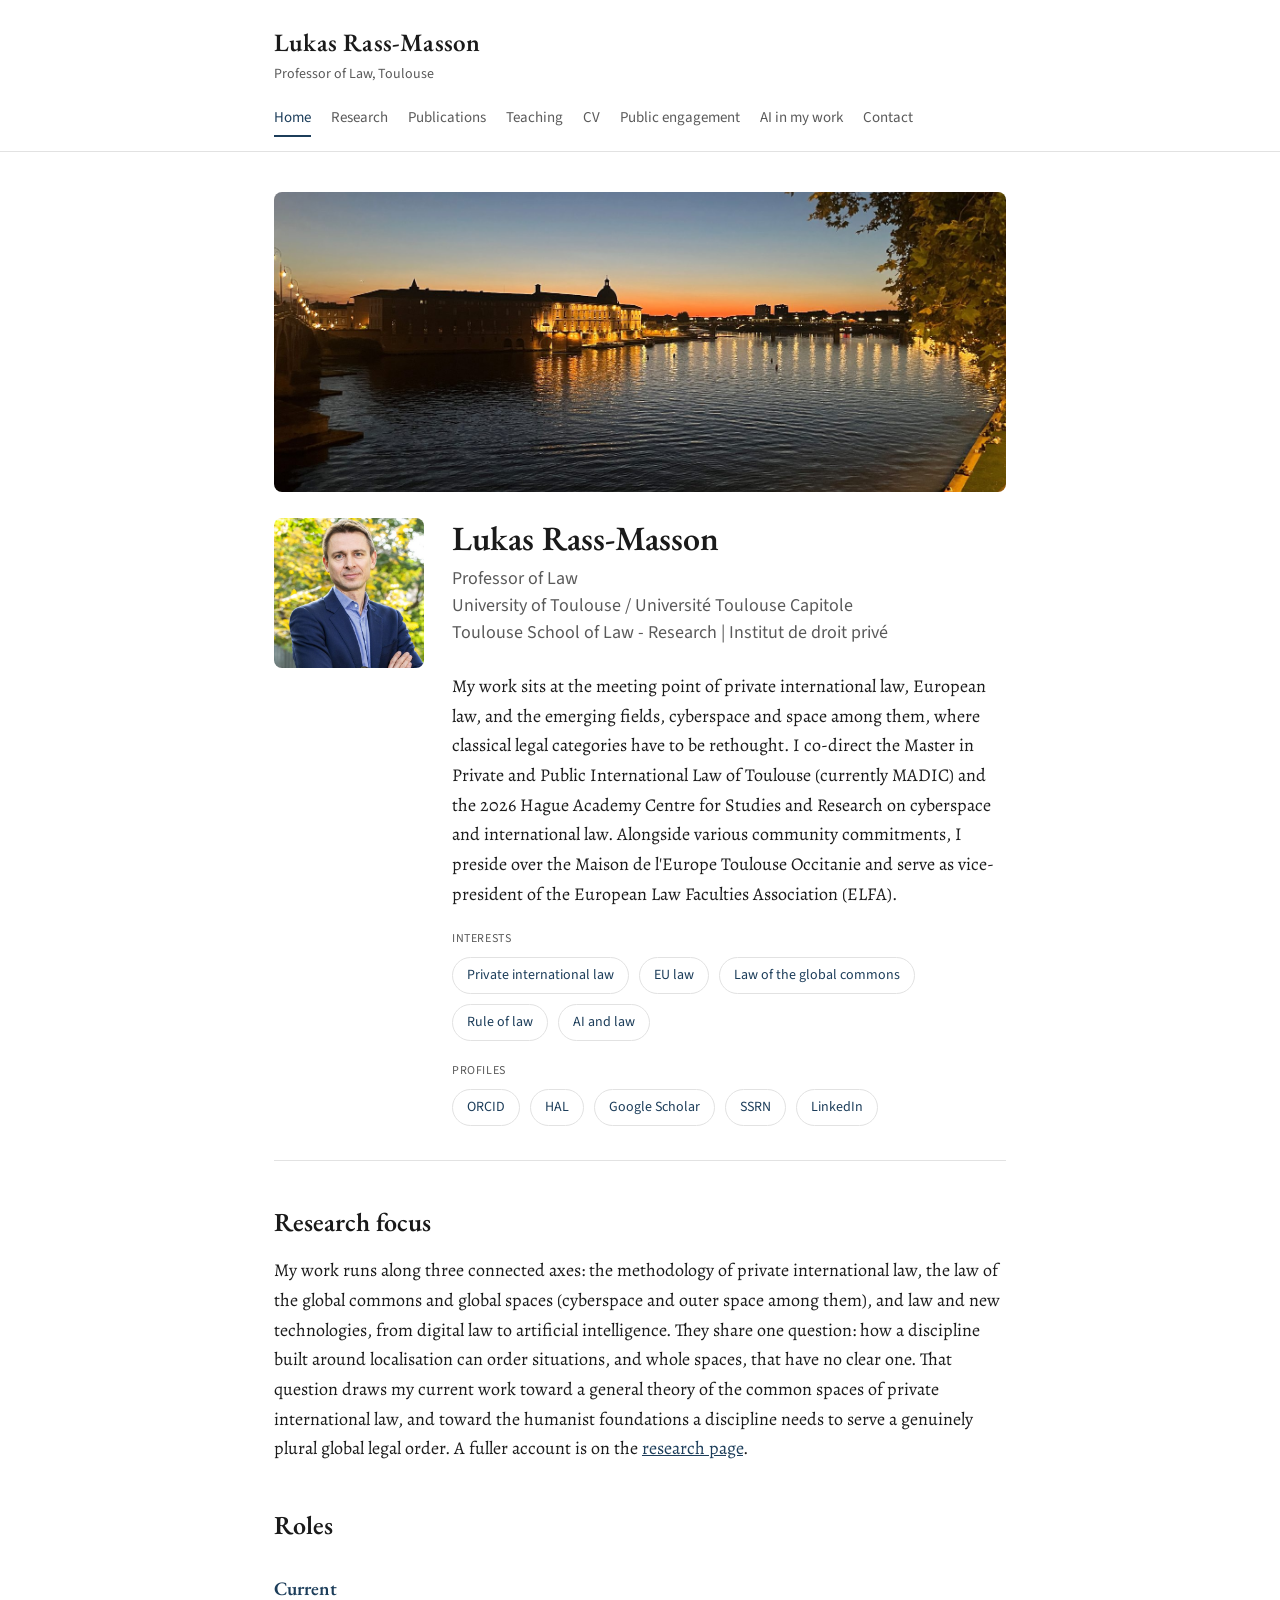
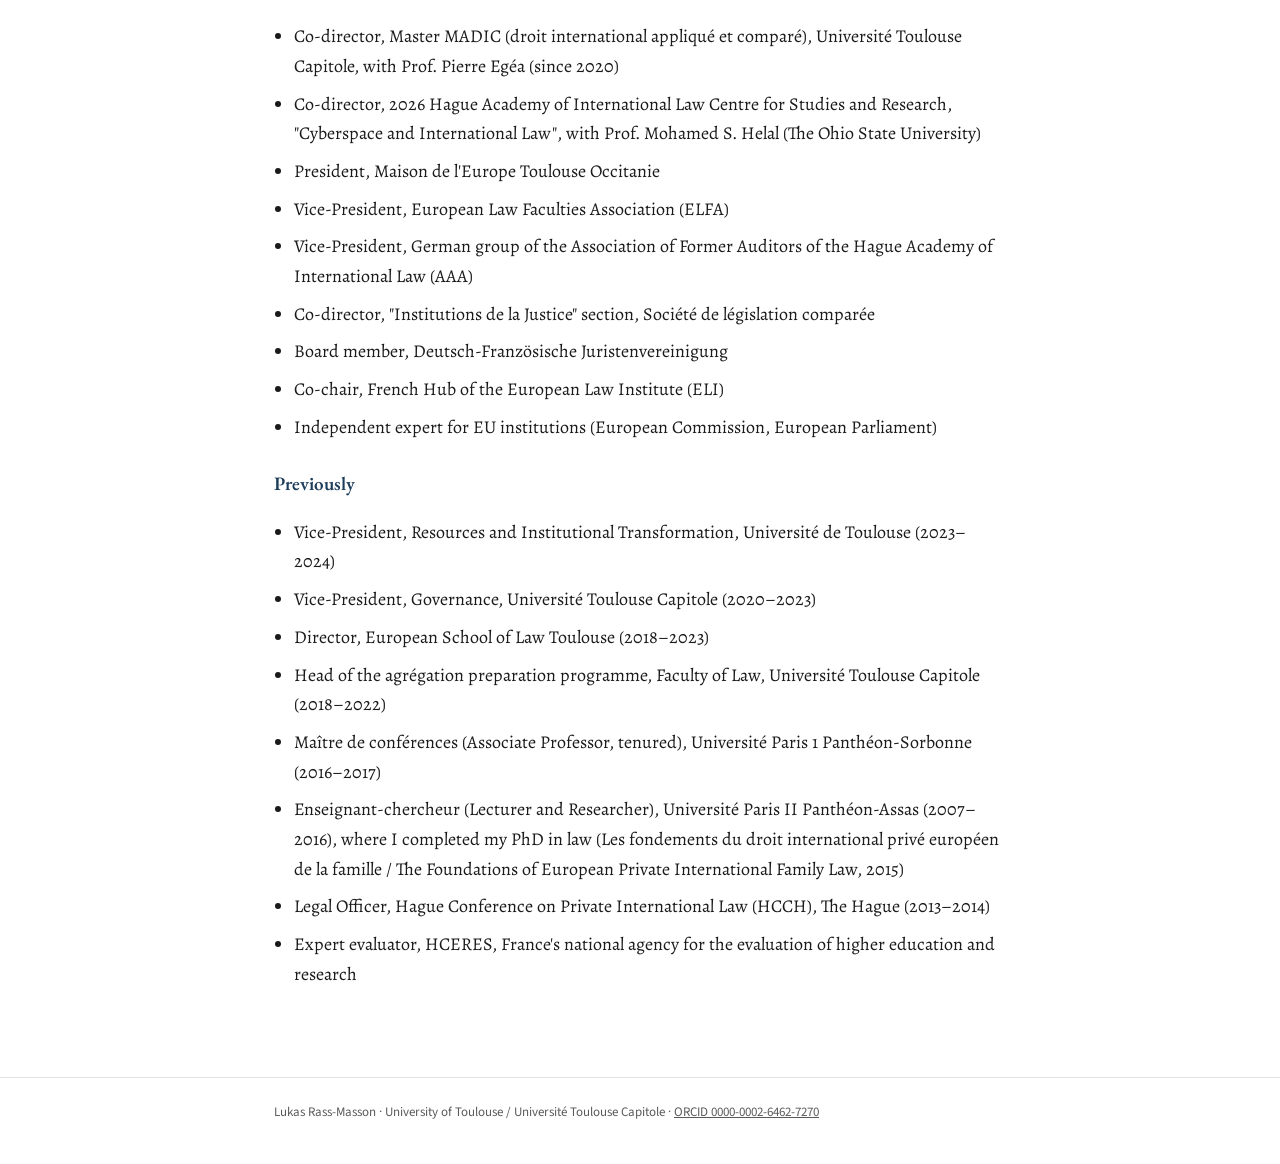
<file: index.html>
<!DOCTYPE html>
<html lang="en">
<head>
<meta charset="utf-8">
<meta name="viewport" content="width=device-width, initial-scale=1">
<title>Lukas Rass-Masson</title>
<meta name="description" content="Lukas Rass-Masson, Professor of Law at University of Toulouse / Université Toulouse Capitole. Private international law, European law, cyberspace and space law.">
<link rel="stylesheet" href="style.css">
</head>
<body>
<header class="site">
  <div class="wrap">
    <a class="brand" href="index.html">Lukas Rass-Masson<span>Professor of Law, Toulouse</span></a>
    <nav class="main">
      <a href="index.html" class="active">Home</a>
      <a href="research.html">Research</a>
      <a href="publications.html">Publications</a>
      <a href="teaching.html">Teaching</a>
      <a href="cv.html">CV</a>
      <a href="engagement.html">Public engagement</a>
      <a href="ai.html">AI in my work</a>
      <a href="contact.html">Contact</a>
    </nav>
  </div>
</header>

<main>
  <div class="wrap">
    <div class="hero-banner">
      <img src="hero-toulouse.jpg" alt="Toulouse, the Garonne at dusk" loading="eager">
    </div>
    <div class="hero">
      <img class="avatar" src="headshot-avatar.jpg" alt="Lukas Rass-Masson">
      <div class="intro">
        <h1>Lukas Rass-Masson</h1>
        <p class="lede">Professor of Law<br>University of Toulouse / Université Toulouse Capitole<br>Toulouse School of Law - Research | Institut de droit privé</p>
        <p>My work sits at the meeting point of private international law, European law, and the emerging fields, cyberspace and space among them, where classical legal categories have to be rethought. I co-direct the Master in Private and Public International Law of Toulouse (currently MADIC) and the 2026 Hague Academy Centre for Studies and Research on cyberspace and international law. Alongside various community commitments, I preside over the Maison de l'Europe Toulouse Occitanie and serve as vice-president of the European Law Faculties Association (ELFA).</p>

        <p class="chips-label">Interests</p>
        <div class="links">
          <a href="https://scholar.google.com/citations?view_op=search_authors&hl=en&mauthors=label:private_international_law" target="_blank" rel="noopener">Private international law</a>
          <a href="https://scholar.google.com/citations?view_op=search_authors&hl=en&mauthors=label:eu_law" target="_blank" rel="noopener">EU law</a>
          <a href="https://scholar.google.com/citations?view_op=search_authors&hl=en&mauthors=label:law_of_the_global_commons" target="_blank" rel="noopener">Law of the global commons</a>
          <a href="https://scholar.google.com/citations?view_op=search_authors&hl=en&mauthors=label:rule_of_law" target="_blank" rel="noopener">Rule of law</a>
          <a href="https://scholar.google.com/citations?view_op=search_authors&hl=en&mauthors=label:ai_and_law" target="_blank" rel="noopener">AI and law</a>
        </div>

        <p class="chips-label">Profiles</p>
        <div class="links">
          <a href="https://orcid.org/0000-0002-6462-7270" target="_blank" rel="noopener">ORCID</a>
          <a href="https://hal.science/search/index/?q=*&authIdHal_s=lukas-rass-masson" target="_blank" rel="noopener">HAL</a>
          <a href="https://scholar.google.com/citations?user=Xp09ypEAAAAJ" target="_blank" rel="noopener">Google Scholar</a>
          <a href="https://ssrn.com/author=3923731" target="_blank" rel="noopener">SSRN</a>
          <a href="https://www.linkedin.com/in/lukas-rass-masson-1001981a2/" target="_blank" rel="noopener">LinkedIn</a>
        </div>
      </div>
    </div>

    <hr>

    <h2>Research focus</h2>
    <p>My work runs along three connected axes: the methodology of private international law, the law of the global commons and global spaces (cyberspace and outer space among them), and law and new technologies, from digital law to artificial intelligence. They share one question: how a discipline built around localisation can order situations, and whole spaces, that have no clear one. That question draws my current work toward a general theory of the common spaces of private international law, and toward the humanist foundations a discipline needs to serve a genuinely plural global legal order. A fuller account is on the <a href="research.html">research page</a>.</p>

    <h2>Roles</h2>

    <h3>Current</h3>
    <ul class="clean">
      <li>Co-director, Master MADIC (droit international appliqué et comparé), Université Toulouse Capitole, with Prof. Pierre Egéa (since 2020)</li>
      <li>Co-director, 2026 Hague Academy of International Law Centre for Studies and Research, "Cyberspace and International Law", with Prof. Mohamed S. Helal (The Ohio State University)</li>
      <li>President, Maison de l'Europe Toulouse Occitanie</li>
      <li>Vice-President, European Law Faculties Association (ELFA)</li>
      <li>Vice-President, German group of the Association of Former Auditors of the Hague Academy of International Law (AAA)</li>
      <li>Co-director, "Institutions de la Justice" section, Société de législation comparée</li>
      <li>Board member, Deutsch-Französische Juristenvereinigung</li>
      <li>Co-chair, French Hub of the European Law Institute (ELI)</li>
      <li>Independent expert for EU institutions (European Commission, European Parliament)</li>
    </ul>

    <h3>Previously</h3>
    <ul class="clean">
      <li>Vice-President, Resources and Institutional Transformation, Université de Toulouse (2023–2024)</li>
      <li>Vice-President, Governance, Université Toulouse Capitole (2020–2023)</li>
      <li>Director, European School of Law Toulouse (2018–2023)</li>
      <li>Head of the agrégation preparation programme, Faculty of Law, Université Toulouse Capitole (2018–2022)</li>
      <li>Maître de conférences (Associate Professor, tenured), Université Paris 1 Panthéon-Sorbonne (2016–2017)</li>
      <li>Enseignant-chercheur (Lecturer and Researcher), Université Paris II Panthéon-Assas (2007–2016), where I completed my PhD in law (Les fondements du droit international privé européen de la famille / The Foundations of European Private International Family Law, 2015)</li>
      <li>Legal Officer, Hague Conference on Private International Law (HCCH), The Hague (2013–2014)</li>
      <li>Expert evaluator, HCERES, France's national agency for the evaluation of higher education and research</li>
    </ul>
  </div>
</main>

<footer class="site">
  <div class="wrap">
    <p>Lukas Rass-Masson · University of Toulouse / Université Toulouse Capitole · <a href="https://orcid.org/0000-0002-6462-7270" target="_blank" rel="noopener">ORCID 0000-0002-6462-7270</a></p>
  </div>
</footer>
</body>
</html>
</file>
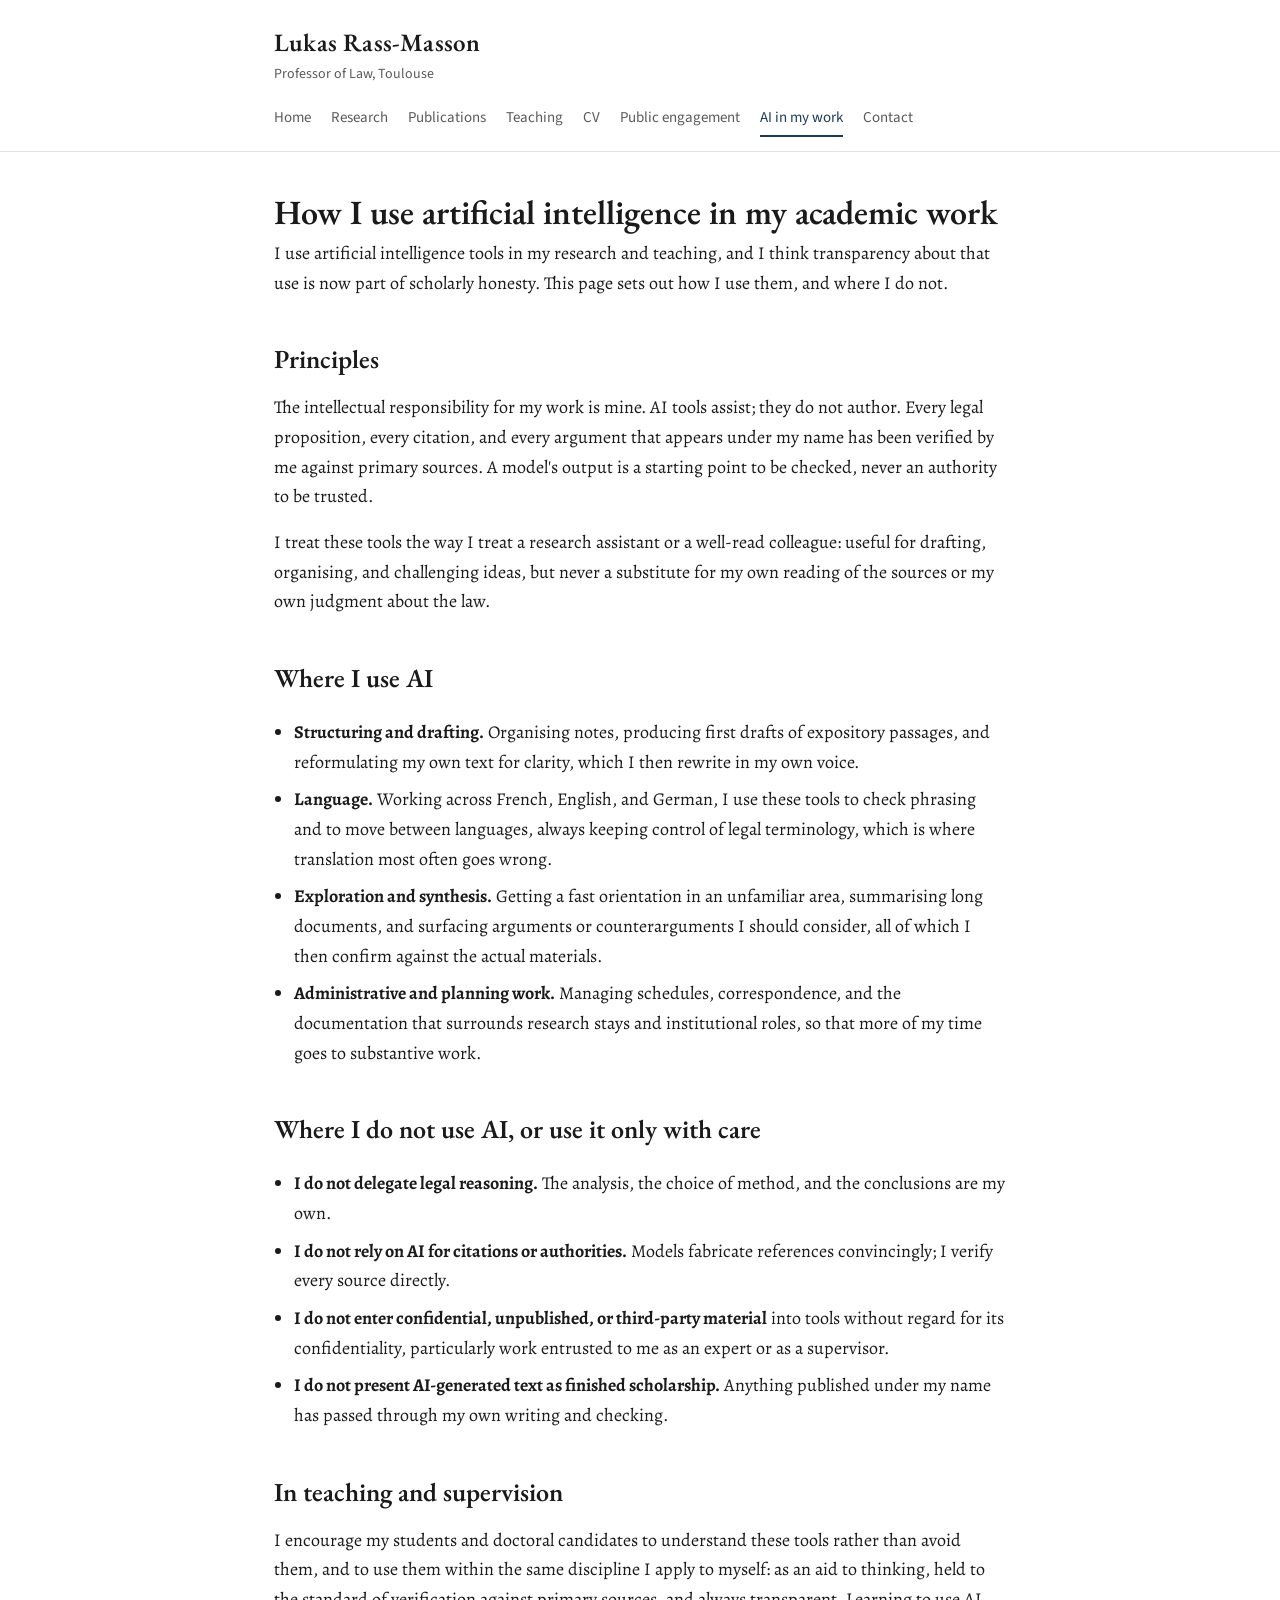
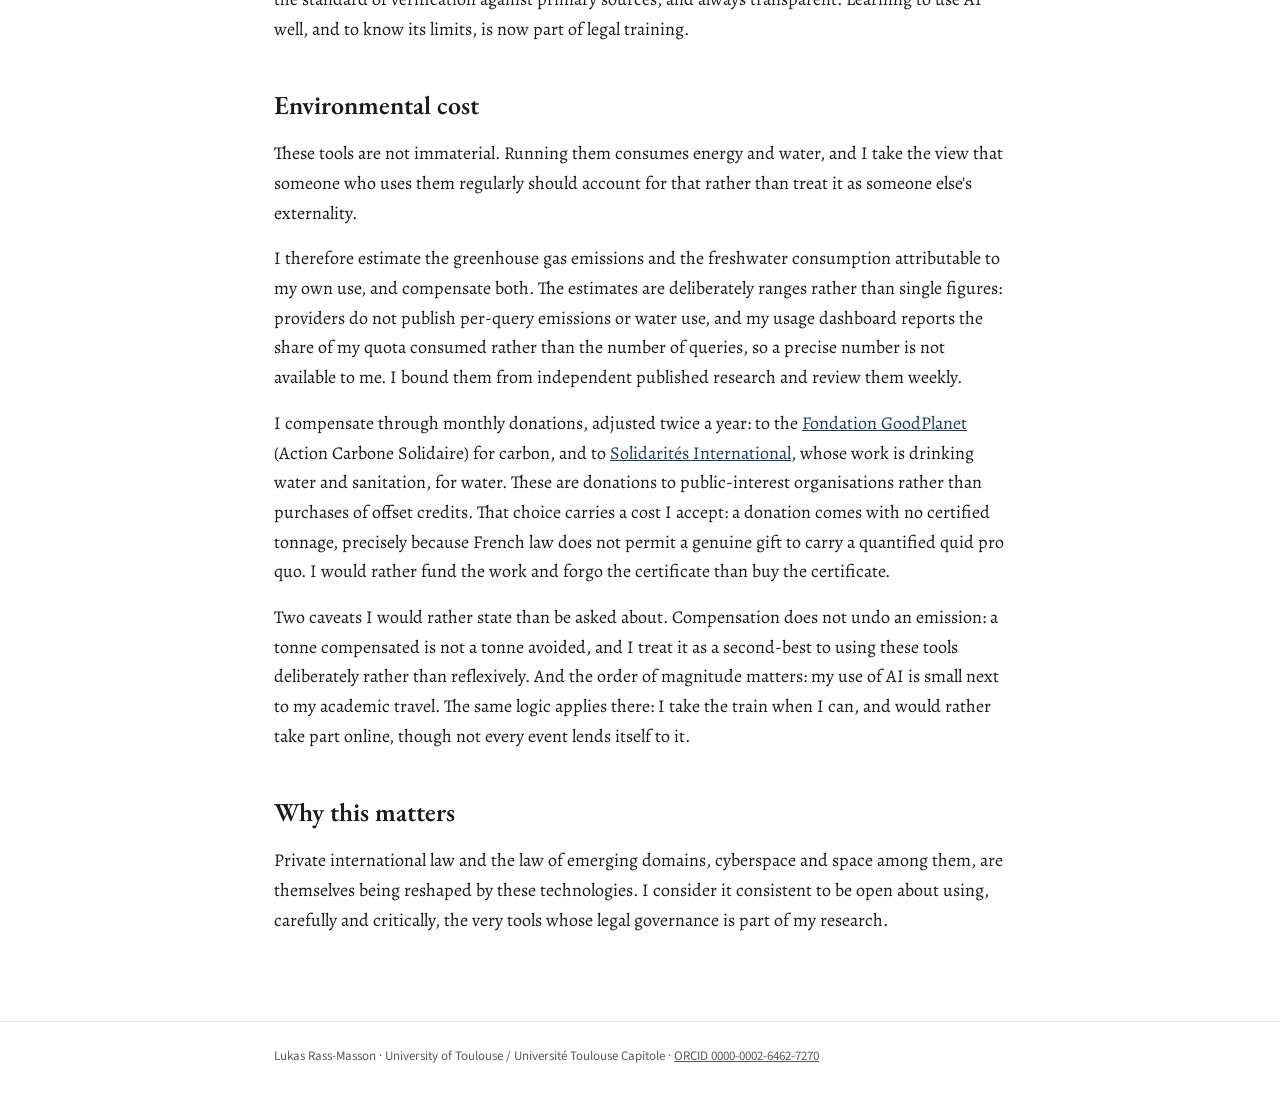
<file: ai.html>
<!DOCTYPE html>
<html lang="en">
<head>
<meta charset="utf-8">
<meta name="viewport" content="width=device-width, initial-scale=1">
<title>AI in my work — Lukas Rass-Masson</title>
<meta name="description" content="How Lukas Rass-Masson uses artificial intelligence in his academic work.">
<link rel="stylesheet" href="style.css">
</head>
<body>
<header class="site">
  <div class="wrap">
    <a class="brand" href="index.html">Lukas Rass-Masson<span>Professor of Law, Toulouse</span></a>
    <nav class="main">
      <a href="index.html">Home</a>
      <a href="research.html">Research</a>
      <a href="publications.html">Publications</a>
      <a href="teaching.html">Teaching</a>
      <a href="cv.html">CV</a>
      <a href="engagement.html">Public engagement</a>
      <a href="ai.html" class="active">AI in my work</a>
      <a href="contact.html">Contact</a>
    </nav>
  </div>
</header>

<main>
  <div class="wrap">
    <h1>How I use artificial intelligence in my academic work</h1>
    <p>I use artificial intelligence tools in my research and teaching, and I think transparency about that use is now part of scholarly honesty. This page sets out how I use them, and where I do not.</p>

    <h2>Principles</h2>
    <p>The intellectual responsibility for my work is mine. AI tools assist; they do not author. Every legal proposition, every citation, and every argument that appears under my name has been verified by me against primary sources. A model's output is a starting point to be checked, never an authority to be trusted.</p>
    <p>I treat these tools the way I treat a research assistant or a well-read colleague: useful for drafting, organising, and challenging ideas, but never a substitute for my own reading of the sources or my own judgment about the law.</p>

    <h2>Where I use AI</h2>
    <ul class="clean">
      <li><strong>Structuring and drafting.</strong> Organising notes, producing first drafts of expository passages, and reformulating my own text for clarity, which I then rewrite in my own voice.</li>
      <li><strong>Language.</strong> Working across French, English, and German, I use these tools to check phrasing and to move between languages, always keeping control of legal terminology, which is where translation most often goes wrong.</li>
      <li><strong>Exploration and synthesis.</strong> Getting a fast orientation in an unfamiliar area, summarising long documents, and surfacing arguments or counterarguments I should consider, all of which I then confirm against the actual materials.</li>
      <li><strong>Administrative and planning work.</strong> Managing schedules, correspondence, and the documentation that surrounds research stays and institutional roles, so that more of my time goes to substantive work.</li>
    </ul>

    <h2>Where I do not use AI, or use it only with care</h2>
    <ul class="clean">
      <li><strong>I do not delegate legal reasoning.</strong> The analysis, the choice of method, and the conclusions are my own.</li>
      <li><strong>I do not rely on AI for citations or authorities.</strong> Models fabricate references convincingly; I verify every source directly.</li>
      <li><strong>I do not enter confidential, unpublished, or third-party material</strong> into tools without regard for its confidentiality, particularly work entrusted to me as an expert or as a supervisor.</li>
      <li><strong>I do not present AI-generated text as finished scholarship.</strong> Anything published under my name has passed through my own writing and checking.</li>
    </ul>

    <h2>In teaching and supervision</h2>
    <p>I encourage my students and doctoral candidates to understand these tools rather than avoid them, and to use them within the same discipline I apply to myself: as an aid to thinking, held to the standard of verification against primary sources, and always transparent. Learning to use AI well, and to know its limits, is now part of legal training.</p>

    <h2>Environmental cost</h2>
    <p>These tools are not immaterial. Running them consumes energy and water, and I take the view that someone who uses them regularly should account for that rather than treat it as someone else's externality.</p>
    <p>I therefore estimate the greenhouse gas emissions and the freshwater consumption attributable to my own use, and compensate both. The estimates are deliberately ranges rather than single figures: providers do not publish per-query emissions or water use, and my usage dashboard reports the share of my quota consumed rather than the number of queries, so a precise number is not available to me. I bound them from independent published research and review them weekly.</p>
    <p>I compensate through monthly donations, adjusted twice a year: to the <a href="https://www.goodplanet.org/en/programmes/action-carbon-solidaire/" target="_blank" rel="noopener">Fondation GoodPlanet</a> (Action Carbone Solidaire) for carbon, and to <a href="https://www.solidarites.org/" target="_blank" rel="noopener">Solidarités International</a>, whose work is drinking water and sanitation, for water. These are donations to public-interest organisations rather than purchases of offset credits. That choice carries a cost I accept: a donation comes with no certified tonnage, precisely because French law does not permit a genuine gift to carry a quantified quid pro quo. I would rather fund the work and forgo the certificate than buy the certificate.</p>
    <p>Two caveats I would rather state than be asked about. Compensation does not undo an emission: a tonne compensated is not a tonne avoided, and I treat it as a second-best to using these tools deliberately rather than reflexively. And the order of magnitude matters: my use of AI is small next to my academic travel. The same logic applies there: I take the train when I can, and would rather take part online, though not every event lends itself to it.</p>

    <h2>Why this matters</h2>
    <p>Private international law and the law of emerging domains, cyberspace and space among them, are themselves being reshaped by these technologies. I consider it consistent to be open about using, carefully and critically, the very tools whose legal governance is part of my research.</p>
  </div>
</main>

<footer class="site">
  <div class="wrap">
    <p>Lukas Rass-Masson · University of Toulouse / Université Toulouse Capitole · <a href="https://orcid.org/0000-0002-6462-7270" target="_blank" rel="noopener">ORCID 0000-0002-6462-7270</a></p>
  </div>
</footer>
</body>
</html>
</file>
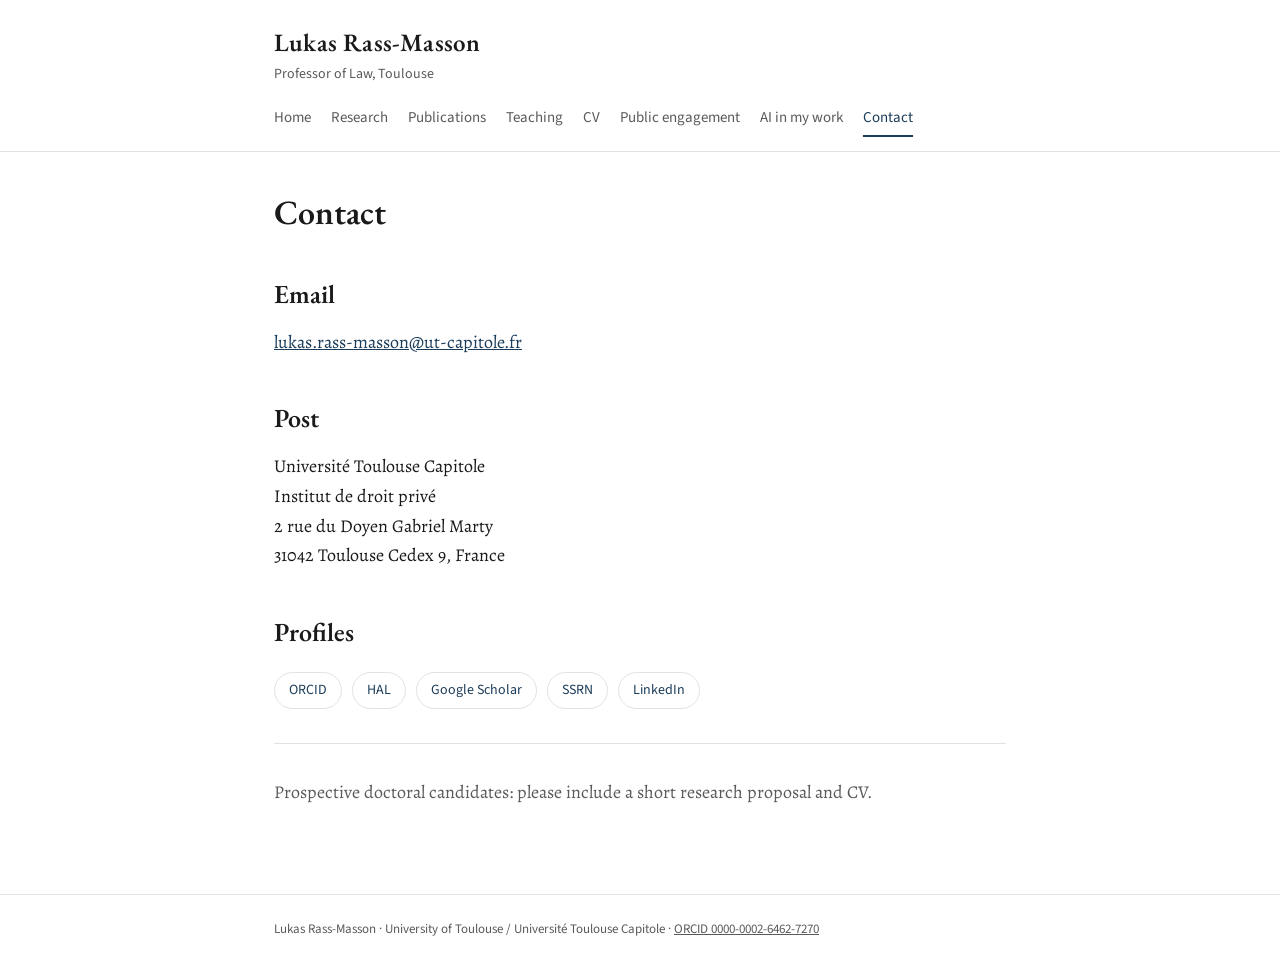
<file: contact.html>
<!DOCTYPE html>
<html lang="en">
<head>
<meta charset="utf-8">
<meta name="viewport" content="width=device-width, initial-scale=1">
<title>Contact — Lukas Rass-Masson</title>
<meta name="description" content="Contact details for Lukas Rass-Masson, University of Toulouse / Université Toulouse Capitole.">
<link rel="stylesheet" href="style.css">
</head>
<body>
<header class="site">
  <div class="wrap">
    <a class="brand" href="index.html">Lukas Rass-Masson<span>Professor of Law, Toulouse</span></a>
    <nav class="main">
      <a href="index.html">Home</a>
      <a href="research.html">Research</a>
      <a href="publications.html">Publications</a>
      <a href="teaching.html">Teaching</a>
      <a href="cv.html">CV</a>
      <a href="engagement.html">Public engagement</a>
      <a href="ai.html">AI in my work</a>
      <a href="contact.html" class="active">Contact</a>
    </nav>
  </div>
</header>

<main>
  <div class="wrap">
    <h1>Contact</h1>

    <h2>Email</h2>
    <p><a href="mailto:lukas.rass-masson@ut-capitole.fr">lukas.rass-masson@ut-capitole.fr</a></p>

    <h2>Post</h2>
    <p>Université Toulouse Capitole<br>
    Institut de droit privé<br>
    2 rue du Doyen Gabriel Marty<br>
    31042 Toulouse Cedex 9, France</p>

    <h2>Profiles</h2>
    <div class="links">
      <a href="https://orcid.org/0000-0002-6462-7270" target="_blank" rel="noopener">ORCID</a>
      <a href="https://hal.science/search/index/?q=*&authIdHal_s=lukas-rass-masson" target="_blank" rel="noopener">HAL</a>
      <a href="https://scholar.google.com/citations?user=Xp09ypEAAAAJ" target="_blank" rel="noopener">Google Scholar</a>
      <a href="https://ssrn.com/author=3923731" target="_blank" rel="noopener">SSRN</a>
      <a href="https://www.linkedin.com/in/lukas-rass-masson-1001981a2/" target="_blank" rel="noopener">LinkedIn</a>
    </div>

    <hr>
    <p class="muted">Prospective doctoral candidates: please include a short research proposal and CV.</p>
  </div>
</main>

<footer class="site">
  <div class="wrap">
    <p>Lukas Rass-Masson · University of Toulouse / Université Toulouse Capitole · <a href="https://orcid.org/0000-0002-6462-7270" target="_blank" rel="noopener">ORCID 0000-0002-6462-7270</a></p>
  </div>
</footer>
</body>
</html>
</file>
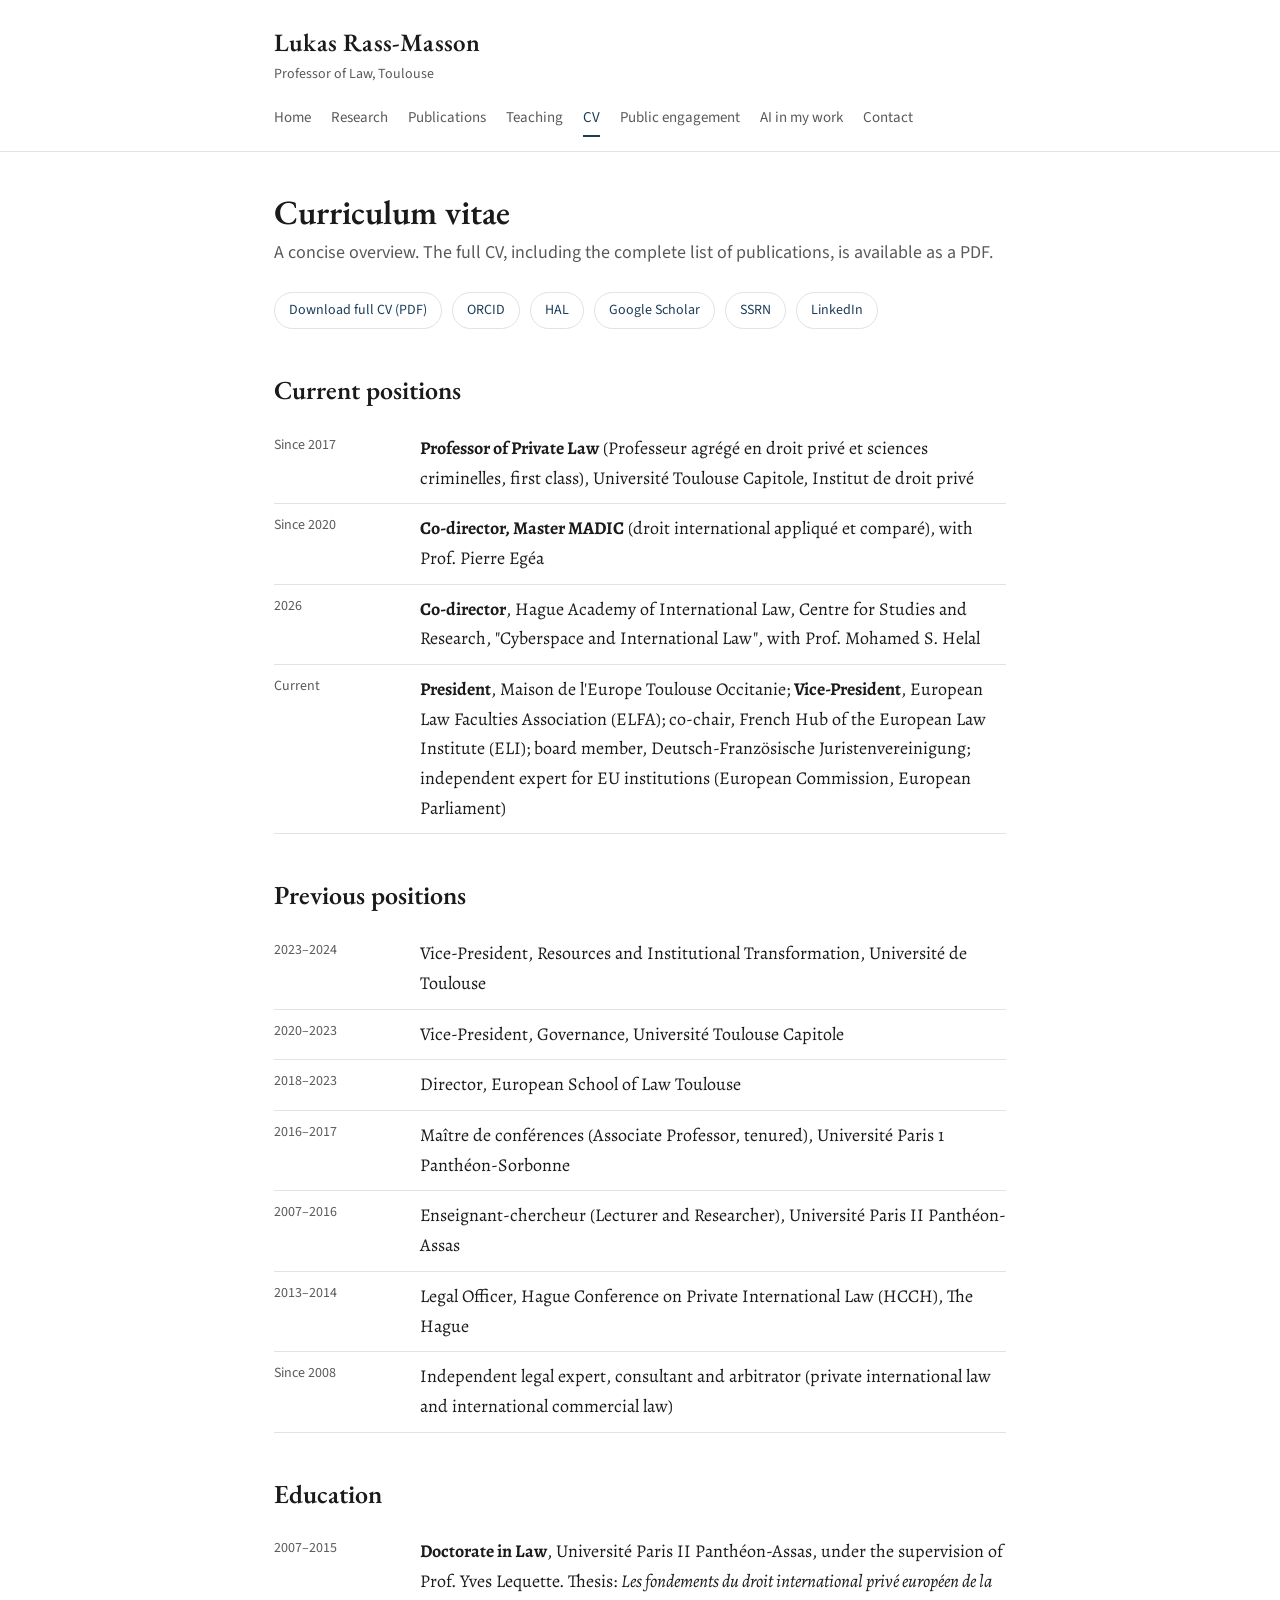
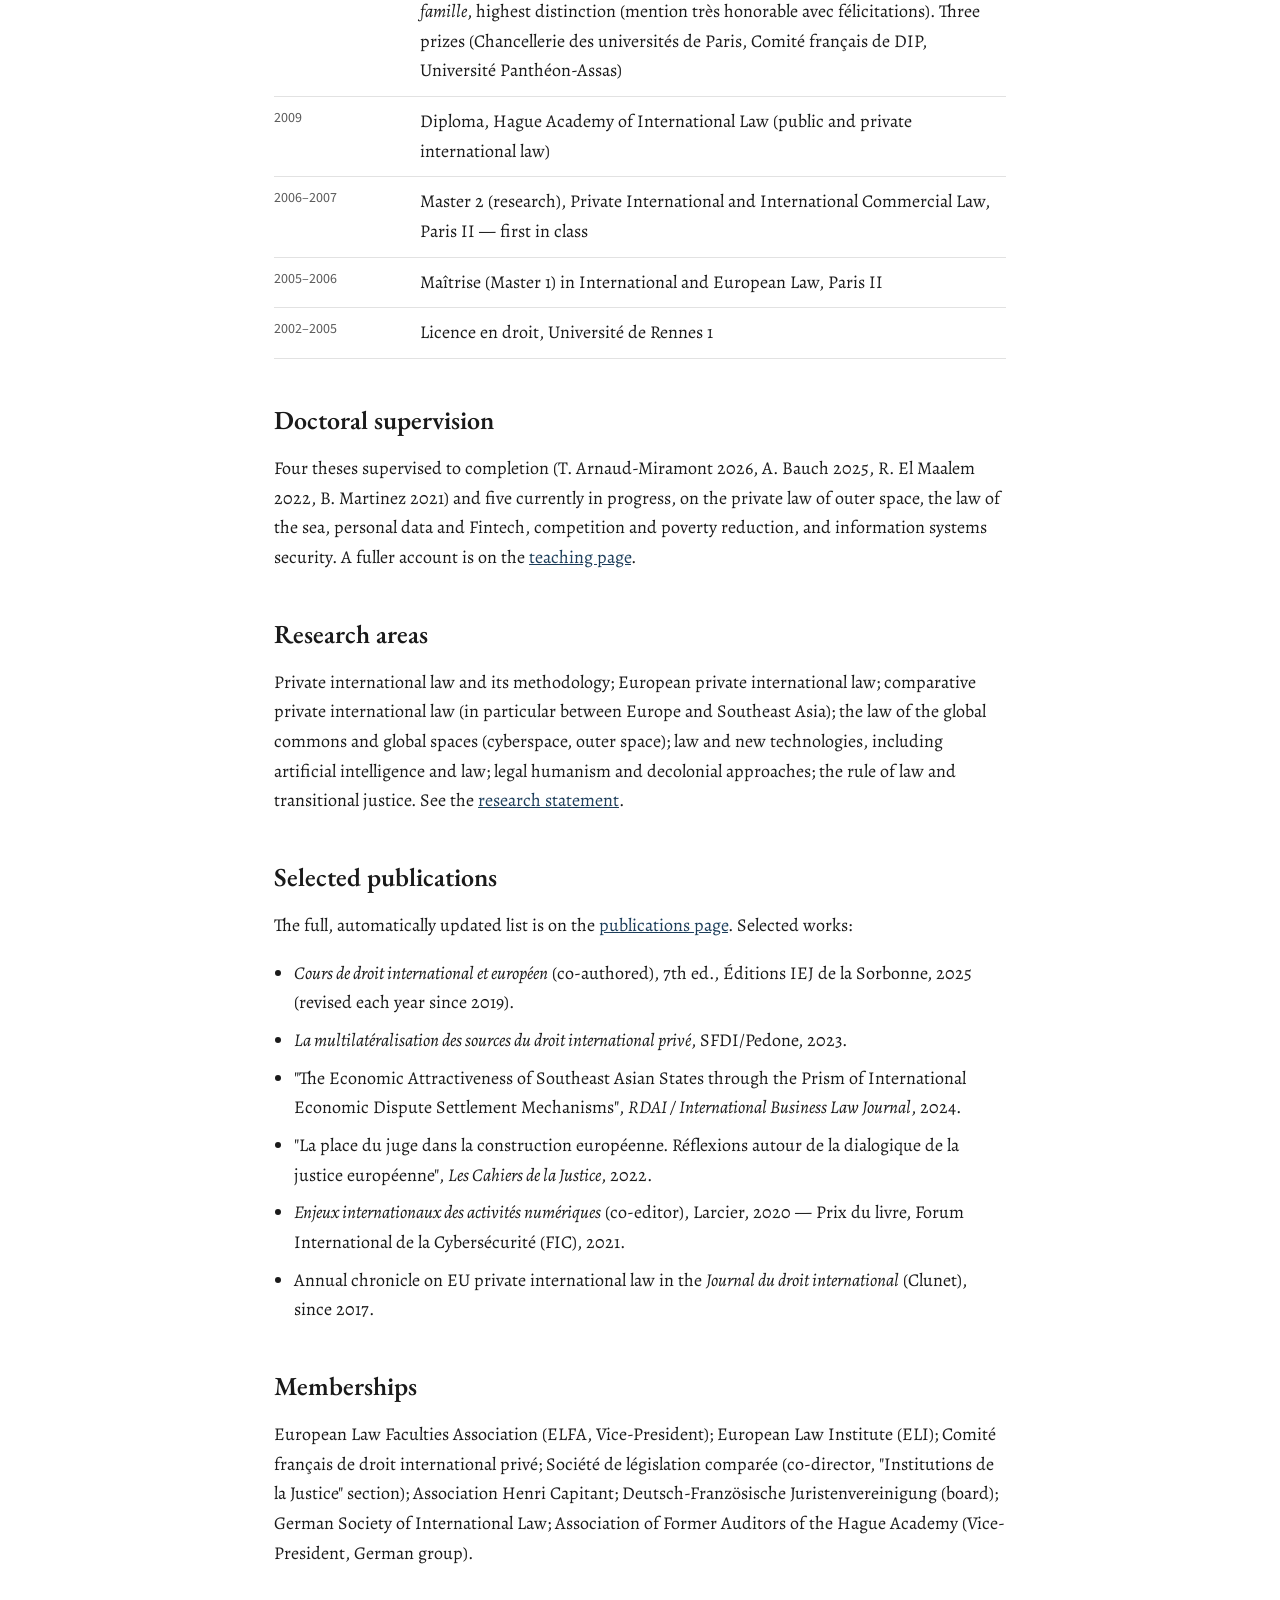
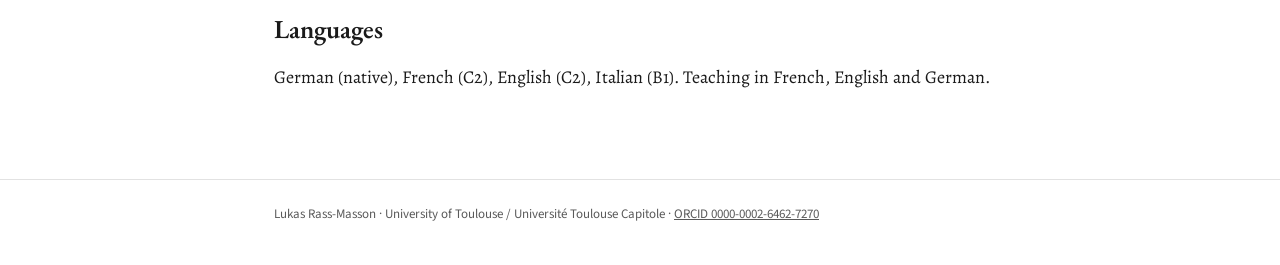
<file: cv.html>
<!DOCTYPE html>
<html lang="en">
<head>
<meta charset="utf-8">
<meta name="viewport" content="width=device-width, initial-scale=1">
<title>CV — Lukas Rass-Masson</title>
<meta name="description" content="Curriculum vitae of Lukas Rass-Masson, Professor of Law, University of Toulouse / Université Toulouse Capitole. Full CV available as a PDF.">
<link rel="stylesheet" href="style.css">
</head>
<body>
<header class="site">
  <div class="wrap">
    <a class="brand" href="index.html">Lukas Rass-Masson<span>Professor of Law, Toulouse</span></a>
    <nav class="main">
      <a href="index.html">Home</a>
      <a href="research.html">Research</a>
      <a href="publications.html">Publications</a>
      <a href="teaching.html">Teaching</a>
      <a href="cv.html" class="active">CV</a>
      <a href="engagement.html">Public engagement</a>
      <a href="ai.html">AI in my work</a>
      <a href="contact.html">Contact</a>
    </nav>
  </div>
</header>

<main>
  <div class="wrap">
    <h1>Curriculum vitae</h1>
    <p class="lede">A concise overview. The full CV, including the complete list of publications, is available as a PDF.</p>
    <div class="links">
      <a href="CV_Lukas_Rass-Masson.pdf" target="_blank" rel="noopener">Download full CV (PDF)</a>
      <a href="https://orcid.org/0000-0002-6462-7270" target="_blank" rel="noopener">ORCID</a>
      <a href="https://hal.science/search/index/?q=*&authIdHal_s=lukas-rass-masson" target="_blank" rel="noopener">HAL</a>
      <a href="https://scholar.google.com/citations?user=Xp09ypEAAAAJ" target="_blank" rel="noopener">Google Scholar</a>
      <a href="https://ssrn.com/author=3923731" target="_blank" rel="noopener">SSRN</a>
      <a href="https://www.linkedin.com/in/lukas-rass-masson-1001981a2/" target="_blank" rel="noopener">LinkedIn</a>
    </div>

    <h2>Current positions</h2>
    <div class="cv-row"><div class="when">Since 2017</div><div class="what"><strong>Professor of Private Law</strong> (Professeur agrégé en droit privé et sciences criminelles, first class), Université Toulouse Capitole, Institut de droit privé</div></div>
    <div class="cv-row"><div class="when">Since 2020</div><div class="what"><strong>Co-director, Master MADIC</strong> (droit international appliqué et comparé), with Prof. Pierre Egéa</div></div>
    <div class="cv-row"><div class="when">2026</div><div class="what"><strong>Co-director</strong>, Hague Academy of International Law, Centre for Studies and Research, "Cyberspace and International Law", with Prof. Mohamed S. Helal</div></div>
    <div class="cv-row"><div class="when">Current</div><div class="what"><strong>President</strong>, Maison de l'Europe Toulouse Occitanie; <strong>Vice-President</strong>, European Law Faculties Association (ELFA); co-chair, French Hub of the European Law Institute (ELI); board member, Deutsch-Französische Juristenvereinigung; independent expert for EU institutions (European Commission, European Parliament)</div></div>

    <h2>Previous positions</h2>
    <div class="cv-row"><div class="when">2023–2024</div><div class="what">Vice-President, Resources and Institutional Transformation, Université de Toulouse</div></div>
    <div class="cv-row"><div class="when">2020–2023</div><div class="what">Vice-President, Governance, Université Toulouse Capitole</div></div>
    <div class="cv-row"><div class="when">2018–2023</div><div class="what">Director, European School of Law Toulouse</div></div>
    <div class="cv-row"><div class="when">2016–2017</div><div class="what">Maître de conférences (Associate Professor, tenured), Université Paris 1 Panthéon-Sorbonne</div></div>
    <div class="cv-row"><div class="when">2007–2016</div><div class="what">Enseignant-chercheur (Lecturer and Researcher), Université Paris II Panthéon-Assas</div></div>
    <div class="cv-row"><div class="when">2013–2014</div><div class="what">Legal Officer, Hague Conference on Private International Law (HCCH), The Hague</div></div>
    <div class="cv-row"><div class="when">Since 2008</div><div class="what">Independent legal expert, consultant and arbitrator (private international law and international commercial law)</div></div>

    <h2>Education</h2>
    <div class="cv-row"><div class="when">2007–2015</div><div class="what"><strong>Doctorate in Law</strong>, Université Paris II Panthéon-Assas, under the supervision of Prof. Yves Lequette. Thesis: <em>Les fondements du droit international privé européen de la famille</em>, highest distinction (mention très honorable avec félicitations). Three prizes (Chancellerie des universités de Paris, Comité français de DIP, Université Panthéon-Assas)</div></div>
    <div class="cv-row"><div class="when">2009</div><div class="what">Diploma, Hague Academy of International Law (public and private international law)</div></div>
    <div class="cv-row"><div class="when">2006–2007</div><div class="what">Master 2 (research), Private International and International Commercial Law, Paris II — first in class</div></div>
    <div class="cv-row"><div class="when">2005–2006</div><div class="what">Maîtrise (Master 1) in International and European Law, Paris II</div></div>
    <div class="cv-row"><div class="when">2002–2005</div><div class="what">Licence en droit, Université de Rennes 1</div></div>

    <h2>Doctoral supervision</h2>
    <p>Four theses supervised to completion (T. Arnaud-Miramont 2026, A. Bauch 2025, R. El Maalem 2022, B. Martinez 2021) and five currently in progress, on the private law of outer space, the law of the sea, personal data and Fintech, competition and poverty reduction, and information systems security. A fuller account is on the <a href="teaching.html">teaching page</a>.</p>

    <h2>Research areas</h2>
    <p>Private international law and its methodology; European private international law; comparative private international law (in particular between Europe and Southeast Asia); the law of the global commons and global spaces (cyberspace, outer space); law and new technologies, including artificial intelligence and law; legal humanism and decolonial approaches; the rule of law and transitional justice. See the <a href="research.html">research statement</a>.</p>

    <h2>Selected publications</h2>
    <p>The full, automatically updated list is on the <a href="publications.html">publications page</a>. Selected works:</p>
    <ul class="clean">
      <li><em>Cours de droit international et européen</em> (co-authored), 7th ed., Éditions IEJ de la Sorbonne, 2025 (revised each year since 2019).</li>
      <li><em>La multilatéralisation des sources du droit international privé</em>, SFDI/Pedone, 2023.</li>
      <li>"The Economic Attractiveness of Southeast Asian States through the Prism of International Economic Dispute Settlement Mechanisms", <em>RDAI / International Business Law Journal</em>, 2024.</li>
      <li>"La place du juge dans la construction européenne. Réflexions autour de la dialogique de la justice européenne", <em>Les Cahiers de la Justice</em>, 2022.</li>
      <li><em>Enjeux internationaux des activités numériques</em> (co-editor), Larcier, 2020 — Prix du livre, Forum International de la Cybersécurité (FIC), 2021.</li>
      <li>Annual chronicle on EU private international law in the <em>Journal du droit international</em> (Clunet), since 2017.</li>
    </ul>

    <h2>Memberships</h2>
    <p>European Law Faculties Association (ELFA, Vice-President); European Law Institute (ELI); Comité français de droit international privé; Société de législation comparée (co-director, "Institutions de la Justice" section); Association Henri Capitant; Deutsch-Französische Juristenvereinigung (board); German Society of International Law; Association of Former Auditors of the Hague Academy (Vice-President, German group).</p>

    <h2>Languages</h2>
    <p>German (native), French (C2), English (C2), Italian (B1). Teaching in French, English and German.</p>
  </div>
</main>

<footer class="site">
  <div class="wrap">
    <p>Lukas Rass-Masson · University of Toulouse / Université Toulouse Capitole · <a href="https://orcid.org/0000-0002-6462-7270" target="_blank" rel="noopener">ORCID 0000-0002-6462-7270</a></p>
  </div>
</footer>
</body>
</html>
</file>
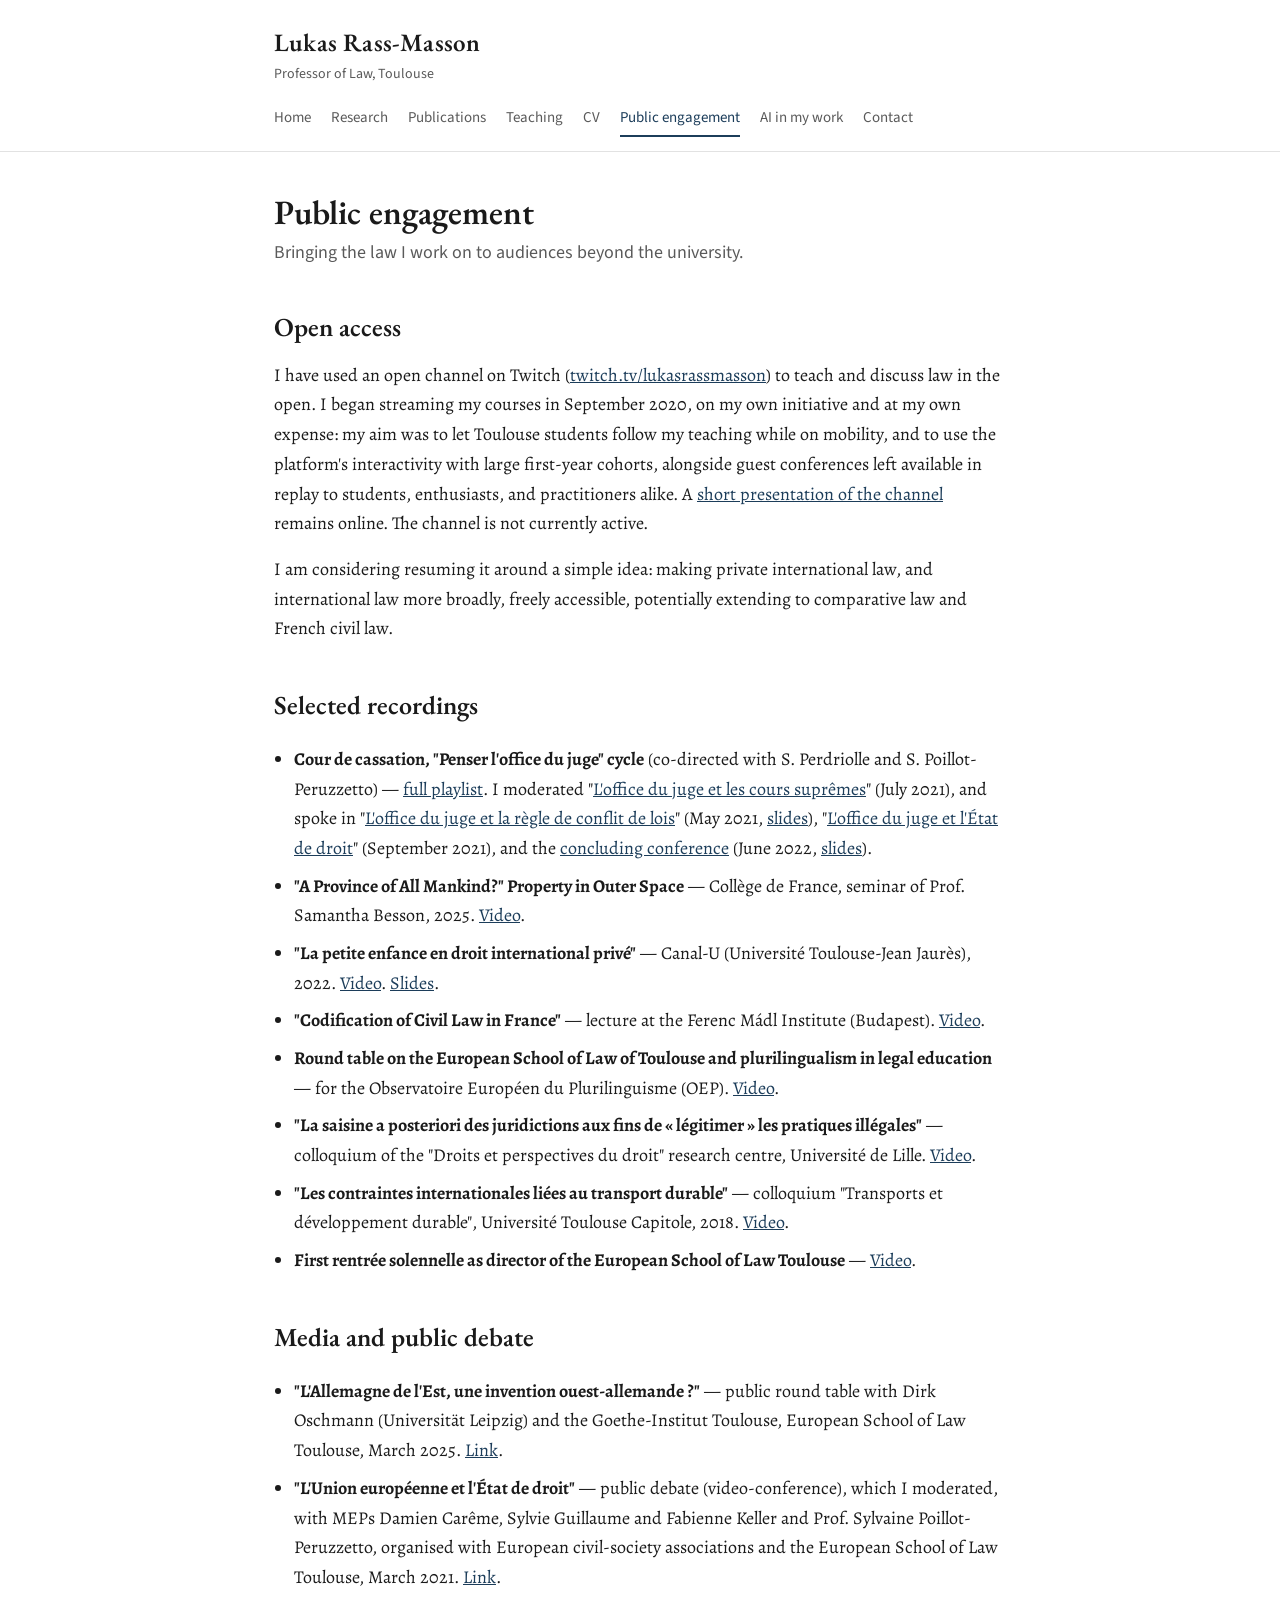
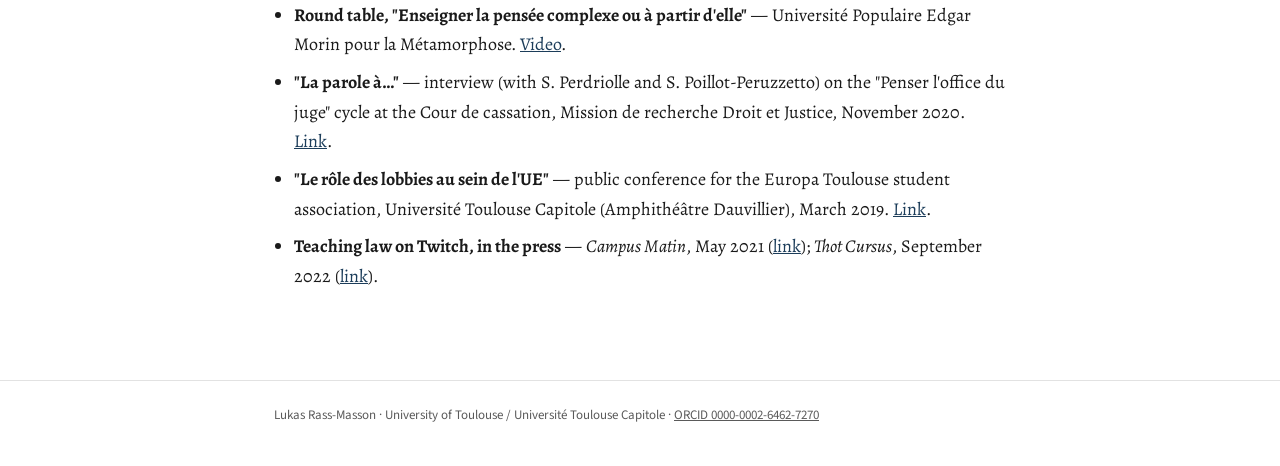
<file: engagement.html>
<!DOCTYPE html>
<html lang="en">
<head>
<meta charset="utf-8">
<meta name="viewport" content="width=device-width, initial-scale=1">
<title>Public engagement — Lukas Rass-Masson</title>
<meta name="description" content="Public engagement of Lukas Rass-Masson: open-access teaching on Twitch, selected recorded talks, and media appearances on private international law and European law.">
<link rel="stylesheet" href="style.css">
</head>
<body>
<header class="site">
  <div class="wrap">
    <a class="brand" href="index.html">Lukas Rass-Masson<span>Professor of Law, Toulouse</span></a>
    <nav class="main">
      <a href="index.html">Home</a>
      <a href="research.html">Research</a>
      <a href="publications.html">Publications</a>
      <a href="teaching.html">Teaching</a>
      <a href="cv.html">CV</a>
      <a href="engagement.html" class="active">Public engagement</a>
      <a href="ai.html">AI in my work</a>
      <a href="contact.html">Contact</a>
    </nav>
  </div>
</header>

<main>
  <div class="wrap">
    <h1>Public engagement</h1>
    <p class="lede">Bringing the law I work on to audiences beyond the university.</p>

    <h2>Open access</h2>
    <p>I have used an open channel on Twitch (<a href="https://twitch.tv/lukasrassmasson" target="_blank" rel="noopener">twitch.tv/lukasrassmasson</a>) to teach and discuss law in the open. I began streaming my courses in September 2020, on my own initiative and at my own expense: my aim was to let Toulouse students follow my teaching while on mobility, and to use the platform's interactivity with large first-year cohorts, alongside guest conferences left available in replay to students, enthusiasts, and practitioners alike. A <a href="https://www.twitch.tv/videos/748009622" target="_blank" rel="noopener">short presentation of the channel</a> remains online. The channel is not currently active.</p>
    <p>I am considering resuming it around a simple idea: making private international law, and international law more broadly, freely accessible, potentially extending to comparative law and French civil law.</p>

    <h2>Selected recordings</h2>
    <ul class="clean">
      <li><strong>Cour de cassation, "Penser l'office du juge" cycle</strong> (co-directed with S. Perdriolle and S. Poillot-Peruzzetto) — <a href="https://www.youtube.com/playlist?list=PLfLelRrxICKHjUH5zD3Z42MWF1o8SVaL-" target="_blank" rel="noopener">full playlist</a>. I moderated "<a href="https://www.youtube.com/watch?v=bm6BwUp_63o" target="_blank" rel="noopener">L'office du juge et les cours suprêmes</a>" (July 2021), and spoke in "<a href="https://www.youtube.com/watch?v=gQ97hnMG8M8" target="_blank" rel="noopener">L'office du juge et la règle de conflit de lois</a>" (May 2021, <a href="https://prezi.com/view/XKn27aNzmKdR1uM45N8A/?referral_token=6pNSx9lnB3FN" target="_blank" rel="noopener">slides</a>), "<a href="https://www.youtube.com/watch?v=sysUCYlNDLI" target="_blank" rel="noopener">L'office du juge et l'État de droit</a>" (September 2021), and the <a href="https://www.youtube.com/watch?v=91nKWUa0lkk" target="_blank" rel="noopener">concluding conference</a> (June 2022, <a href="https://prezi.com/view/kEKWMIvWc9eYlXNsi91E/?referral_token=6pNSx9lnB3FN" target="_blank" rel="noopener">slides</a>).</li>
      <li><strong>"A Province of All Mankind?" Property in Outer Space</strong> — Collège de France, seminar of Prof. Samantha Besson, 2025. <a href="https://www.youtube.com/watch?v=NZ2gvikmauc" target="_blank" rel="noopener">Video</a>.</li>
      <li><strong>"La petite enfance en droit international privé"</strong> — Canal-U (Université Toulouse-Jean Jaurès), 2022. <a href="https://www.canal-u.tv/chaines/ut2j/bebe-petite-enfance-en-contextes/la-petite-enfance-en-droit-international-prive-lukas" target="_blank" rel="noopener">Video</a>. <a href="https://prezi.com/view/J2NtFjlff2xbfH4NJXnm/?referral_token=6pNSx9lnB3FN" target="_blank" rel="noopener">Slides</a>.</li>
      <li><strong>"Codification of Civil Law in France"</strong> — lecture at the Ferenc Mádl Institute (Budapest). <a href="https://www.youtube.com/watch?v=y5_9RJV47Kc" target="_blank" rel="noopener">Video</a>.</li>
      <li><strong>Round table on the European School of Law of Toulouse and plurilingualism in legal education</strong> — for the Observatoire Européen du Plurilinguisme (OEP). <a href="https://www.youtube.com/watch?v=6UW1QRrvN8A" target="_blank" rel="noopener">Video</a>.</li>
      <li><strong>"La saisine a posteriori des juridictions aux fins de « légitimer » les pratiques illégales"</strong> — colloquium of the "Droits et perspectives du droit" research centre, Université de Lille. <a href="https://www.youtube.com/watch?v=4mnpDSbItcM" target="_blank" rel="noopener">Video</a>.</li>
      <li><strong>"Les contraintes internationales liées au transport durable"</strong> — colloquium "Transports et développement durable", Université Toulouse Capitole, 2018. <a href="https://www.dailymotion.com/video/x6o1ie3" target="_blank" rel="noopener">Video</a>.</li>
      <li><strong>First rentrée solennelle as director of the European School of Law Toulouse</strong> — <a href="https://www.dailymotion.com/video/x6vc0o3" target="_blank" rel="noopener">Video</a>.</li>
    </ul>

    <h2>Media and public debate</h2>
    <ul class="clean">
      <li><strong>"L'Allemagne de l'Est, une invention ouest-allemande ?"</strong> — public round table with Dirk Oschmann (Universität Leipzig) and the Goethe-Institut Toulouse, European School of Law Toulouse, March 2025. <a href="https://esl.ut-capitole.fr/accueil/recherche/colloques-et-conferences/lallemagne-de-lest-une-invention-ouest-allemande" target="_blank" rel="noopener">Link</a>.</li>
      <li><strong>"L'Union européenne et l'État de droit"</strong> — public debate (video-conference), which I moderated, with MEPs Damien Carême, Sylvie Guillaume and Fabienne Keller and Prof. Sylvaine Poillot-Peruzzetto, organised with European civil-society associations and the European School of Law Toulouse, March 2021. <a href="https://irdeic.ut-capitole.fr/accueil/presentation/enseignement/lunion-europeenne-et-letat-de-droit-debat-en-visioconference-en-partenariat-avec-lesl" target="_blank" rel="noopener">Link</a>.</li>
      <li><strong>Round table, "Enseigner la pensée complexe ou à partir d'elle"</strong> — Université Populaire Edgar Morin pour la Métamorphose. <a href="https://www.youtube.com/watch?v=vdgqMODHkws" target="_blank" rel="noopener">Video</a>.</li>
      <li><strong>"La parole à…"</strong> — interview (with S. Perdriolle and S. Poillot-Peruzzetto) on the "Penser l'office du juge" cycle at the Cour de cassation, Mission de recherche Droit et Justice, November 2020. <a href="http://www.gip-recherche-justice.fr/2020/11/04/la-parole-a-sylvie-perdriolle-sylvaine-peruzzetto-et-lukas-rass-masson-co-organisateurs-du-cycle-de-conferences-penser-loffice-du-juge-a-la-cour-de-cassation/" target="_blank" rel="noopener">Link</a>.</li>
      <li><strong>"Le rôle des lobbies au sein de l'UE"</strong> — public conference for the Europa Toulouse student association, Université Toulouse Capitole (Amphithéâtre Dauvillier), March 2019. <a href="https://irdeic.ut-capitole.fr/accueil/manifestations-scientifiques/le-role-des-lobbies-au-sein-de-lue-conference-de-m-lukas-rass-masson-proposee-par-lassociation-europa-toulouse" target="_blank" rel="noopener">Link</a>.</li>
      <li><strong>Teaching law on Twitch, in the press</strong> — <em>Campus Matin</em>, May 2021 (<a href="https://www.campusmatin.com/numerique/pedagogie/pratiques/ces-etablissements-et-acteurs-du-sup-se-sont-lances-sur-twitch-ils-racontent.html" target="_blank" rel="noopener">link</a>); <em>Thot Cursus</em>, September 2022 (<a href="https://cursus.edu/fr/25013/twitch-des-cours-interactifs-en-livestreaming" target="_blank" rel="noopener">link</a>).</li>
    </ul>
  </div>
</main>

<footer class="site">
  <div class="wrap">
    <p>Lukas Rass-Masson · University of Toulouse / Université Toulouse Capitole · <a href="https://orcid.org/0000-0002-6462-7270" target="_blank" rel="noopener">ORCID 0000-0002-6462-7270</a></p>
  </div>
</footer>
</body>
</html>
</file>
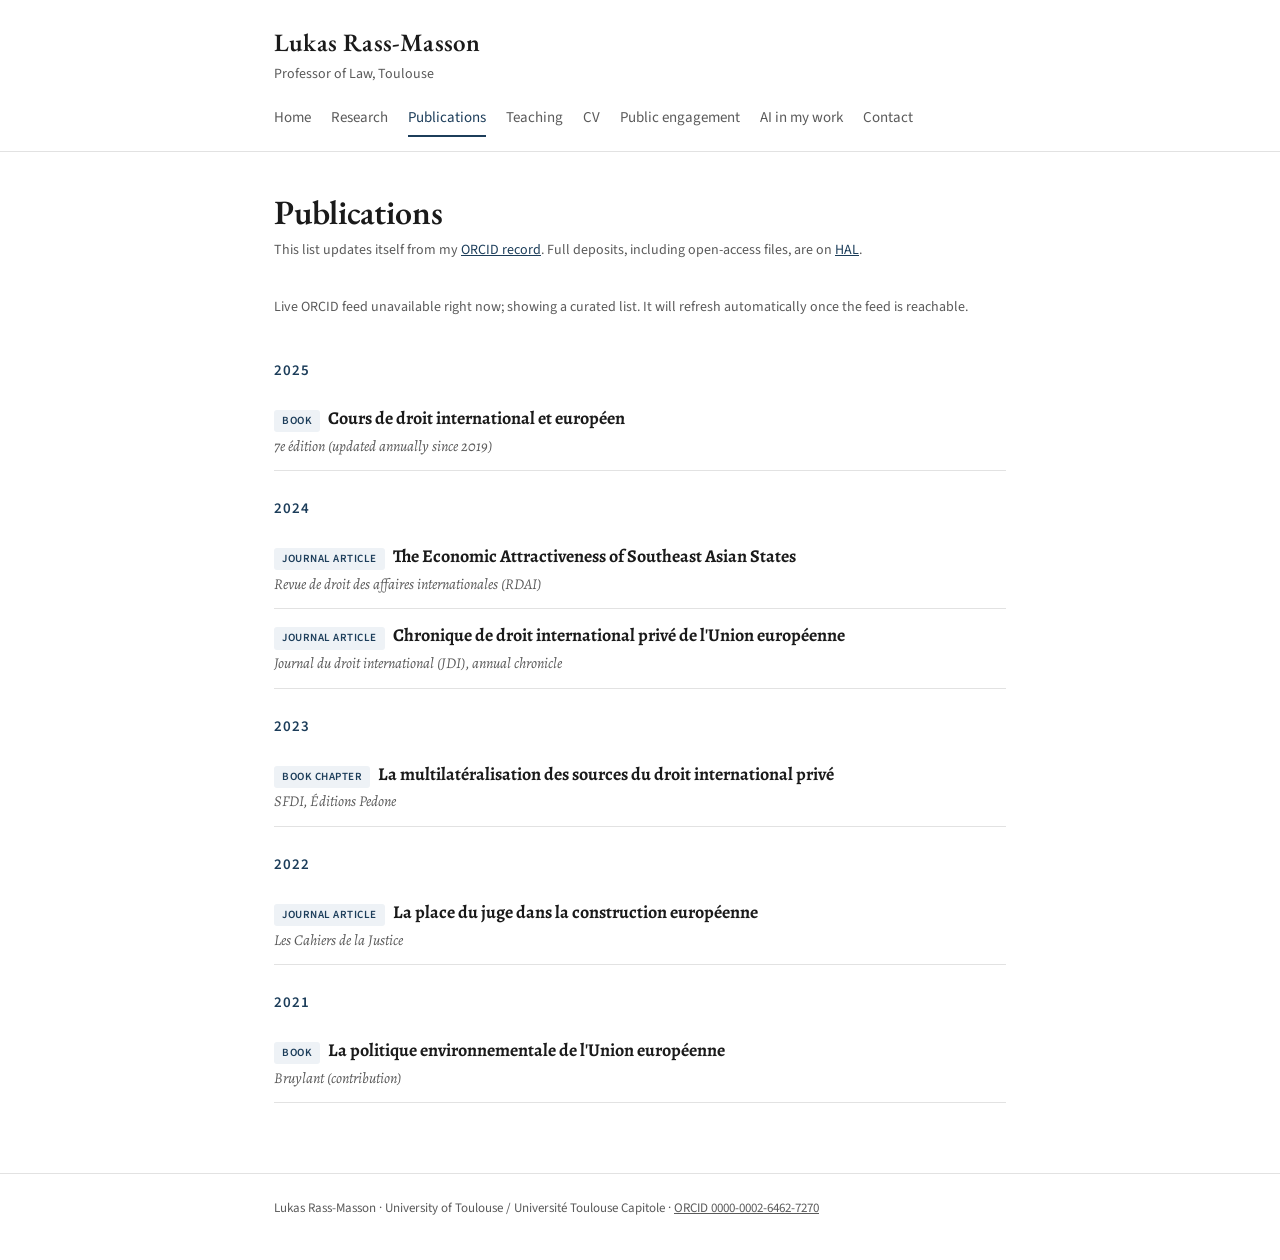
<file: publications.html>
<!DOCTYPE html>
<html lang="en">
<head>
<meta charset="utf-8">
<meta name="viewport" content="width=device-width, initial-scale=1">
<title>Publications — Lukas Rass-Masson</title>
<meta name="description" content="Publications of Lukas Rass-Masson, updated automatically from ORCID.">
<link rel="stylesheet" href="style.css">
</head>
<body>
<header class="site">
  <div class="wrap">
    <a class="brand" href="index.html">Lukas Rass-Masson<span>Professor of Law, Toulouse</span></a>
    <nav class="main">
      <a href="index.html">Home</a>
      <a href="research.html">Research</a>
      <a href="publications.html" class="active">Publications</a>
      <a href="teaching.html">Teaching</a>
      <a href="cv.html">CV</a>
      <a href="engagement.html">Public engagement</a>
      <a href="ai.html">AI in my work</a>
      <a href="contact.html">Contact</a>
    </nav>
  </div>
</header>

<main>
  <div class="wrap">
    <h1>Publications</h1>
    <p class="pub-controls">This list updates itself from my
      <a href="https://orcid.org/0000-0002-6462-7270" target="_blank" rel="noopener">ORCID record</a>.
      Full deposits, including open-access files, are on
      <a href="https://hal.science/search/index/?q=*&authIdHal_s=lukas-rass-masson" target="_blank" rel="noopener">HAL</a>.</p>

    <div id="pub-status" class="status"></div>
    <div id="pub-list"></div>
  </div>
</main>

<footer class="site">
  <div class="wrap">
    <p>Lukas Rass-Masson · University of Toulouse / Université Toulouse Capitole · <a href="https://orcid.org/0000-0002-6462-7270" target="_blank" rel="noopener">ORCID 0000-0002-6462-7270</a></p>
  </div>
</footer>
<script src="pubs.js"></script>
</body>
</html>
</file>
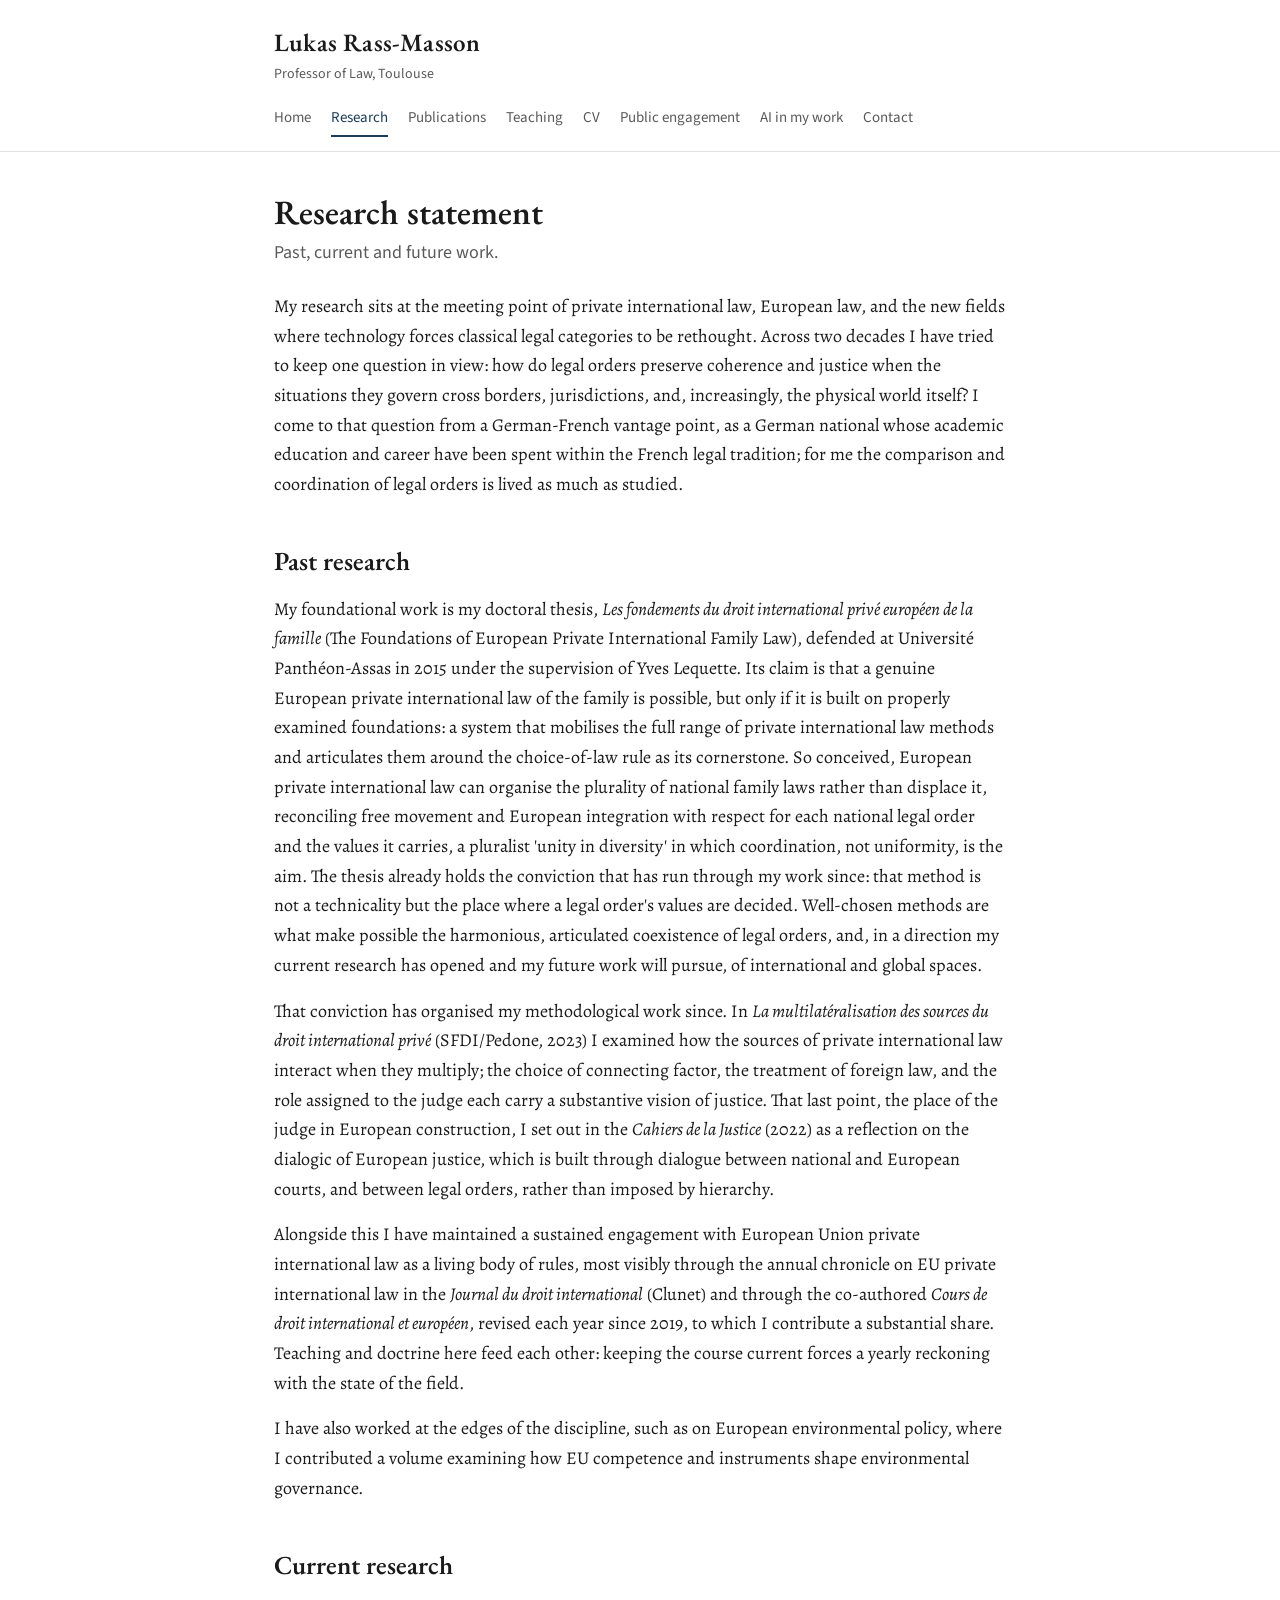
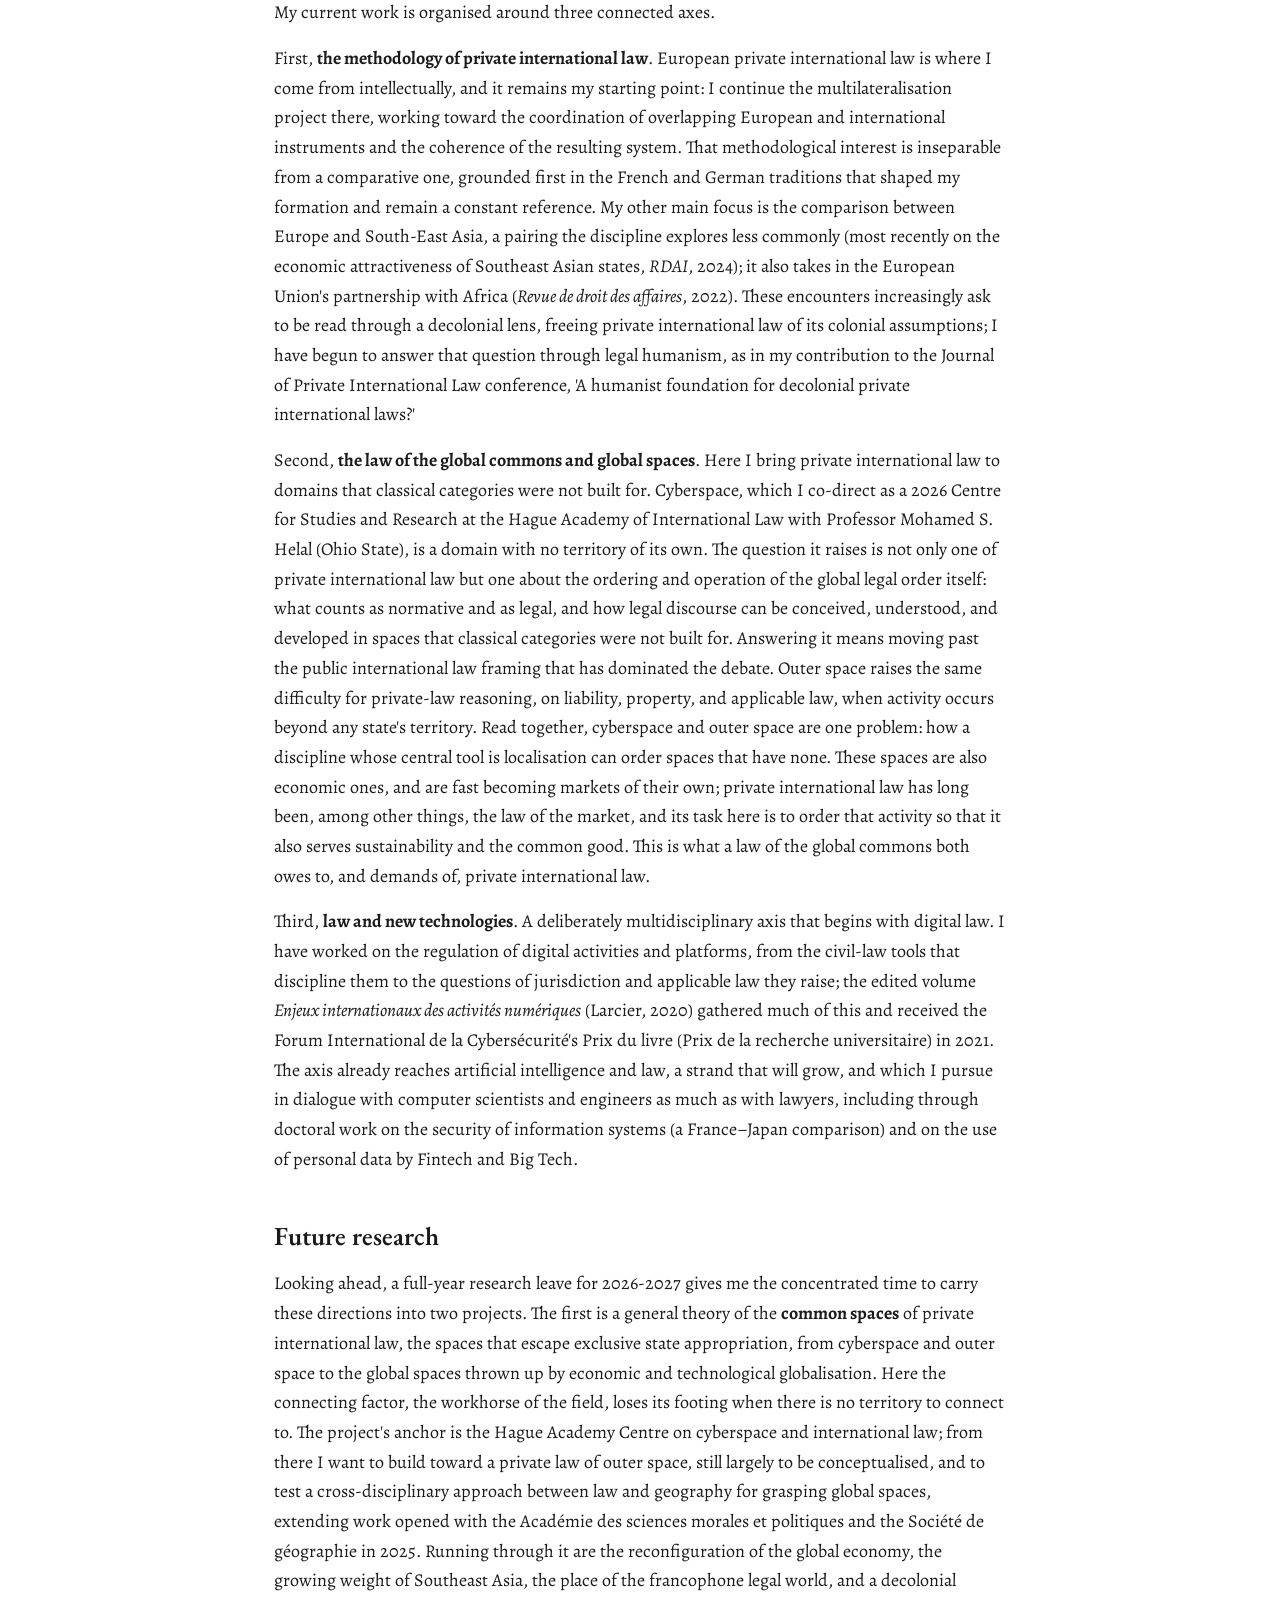
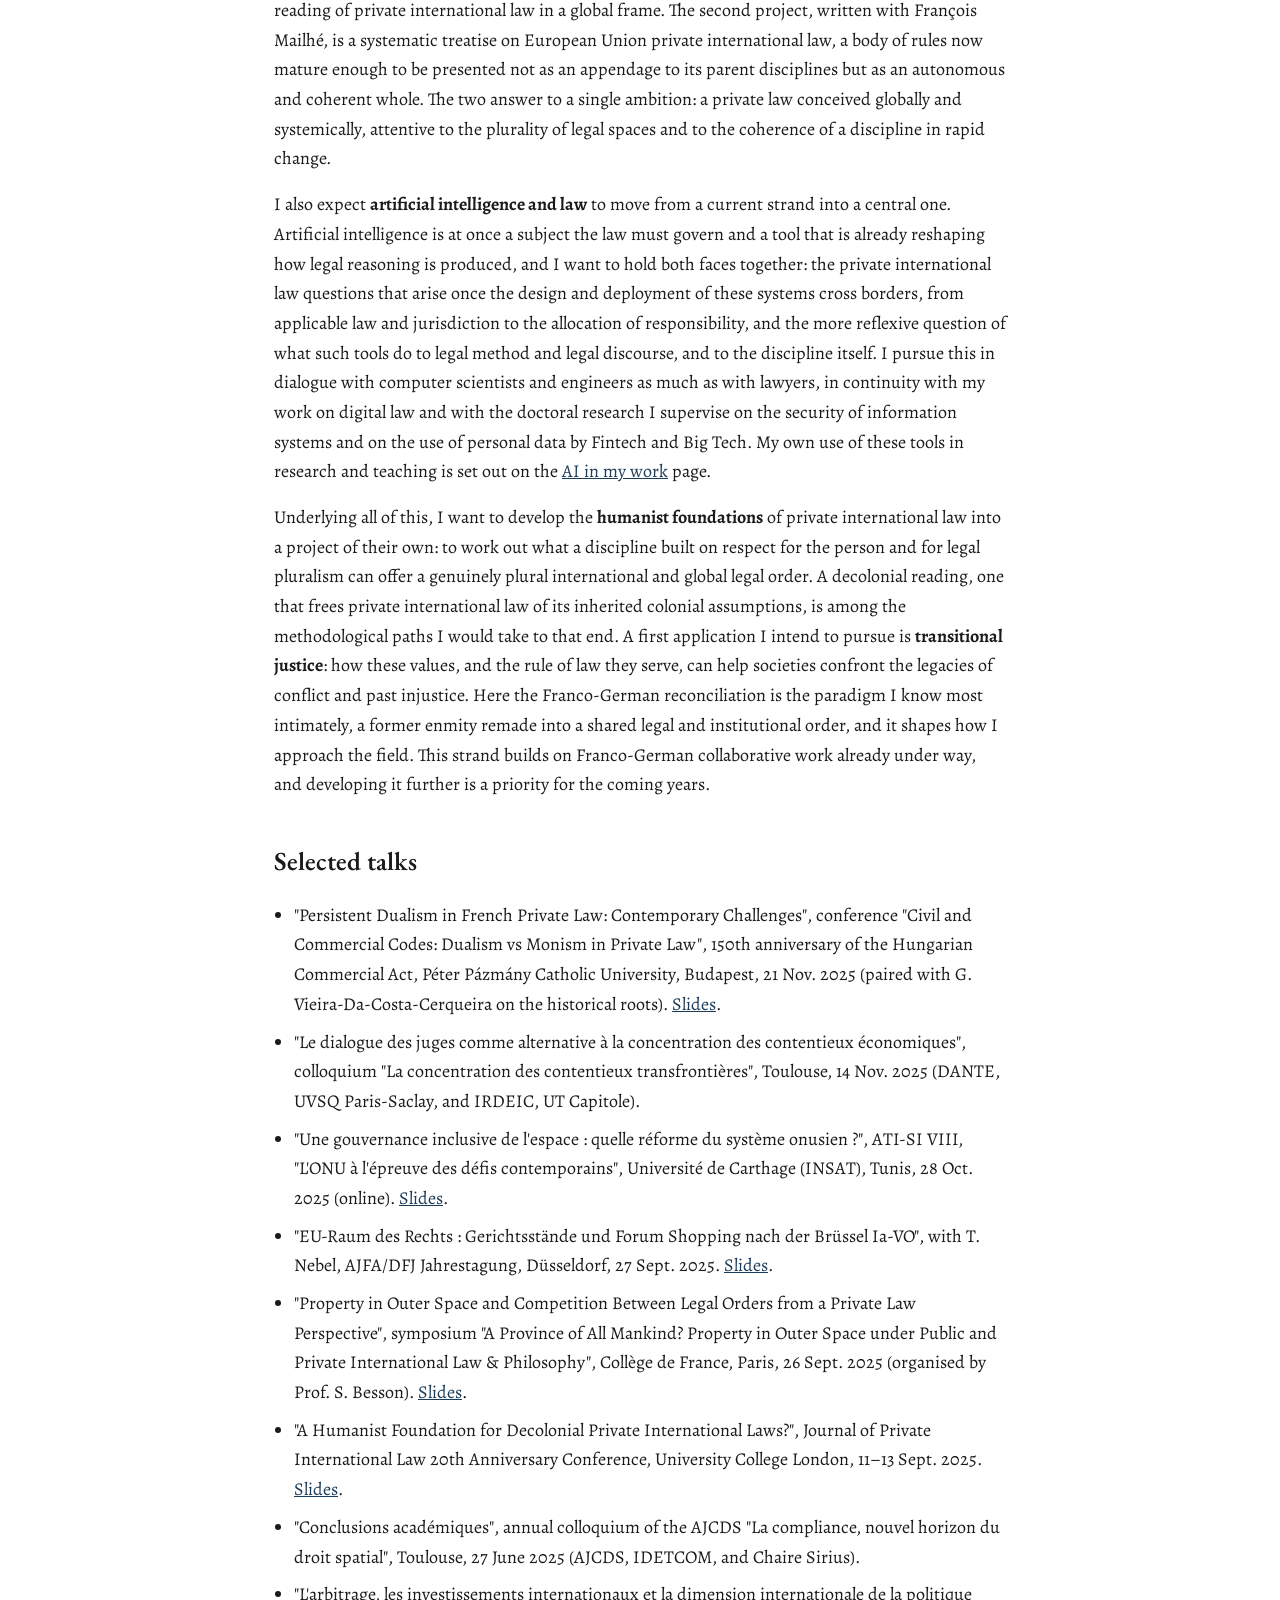
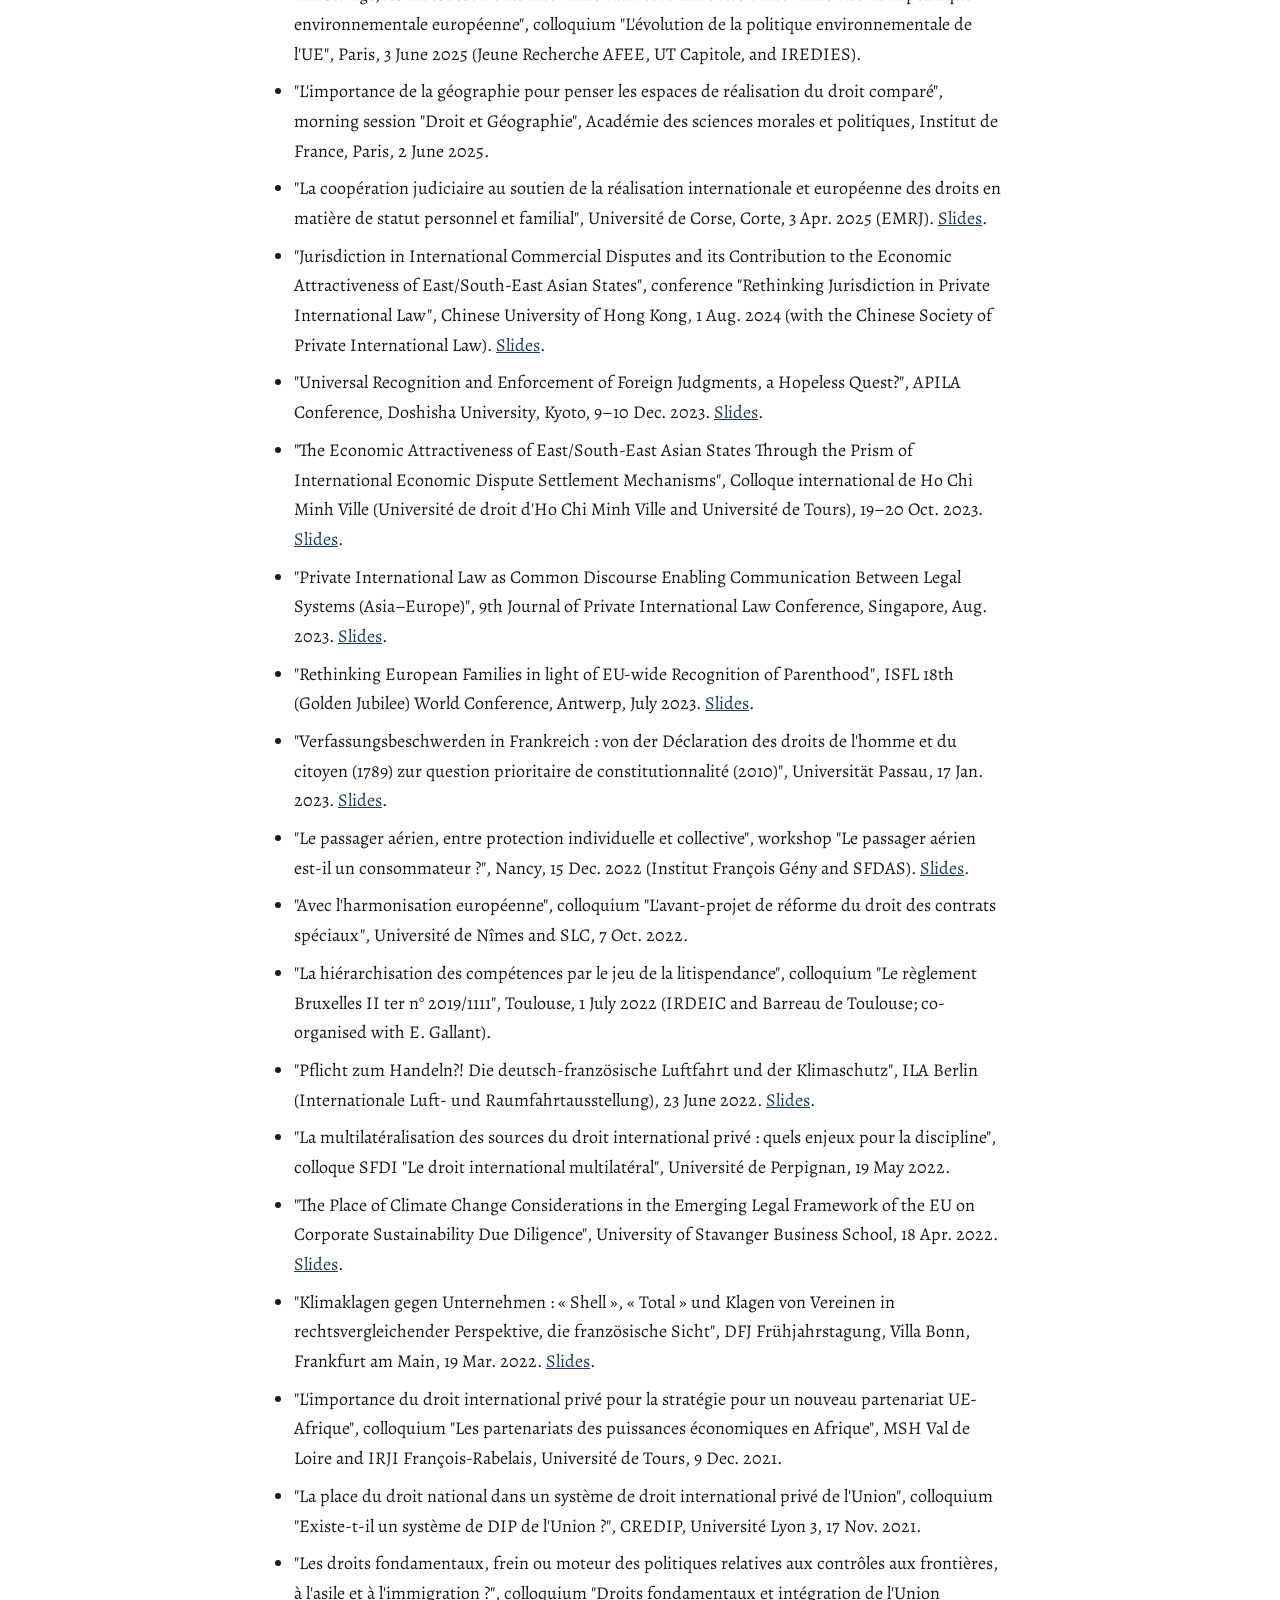
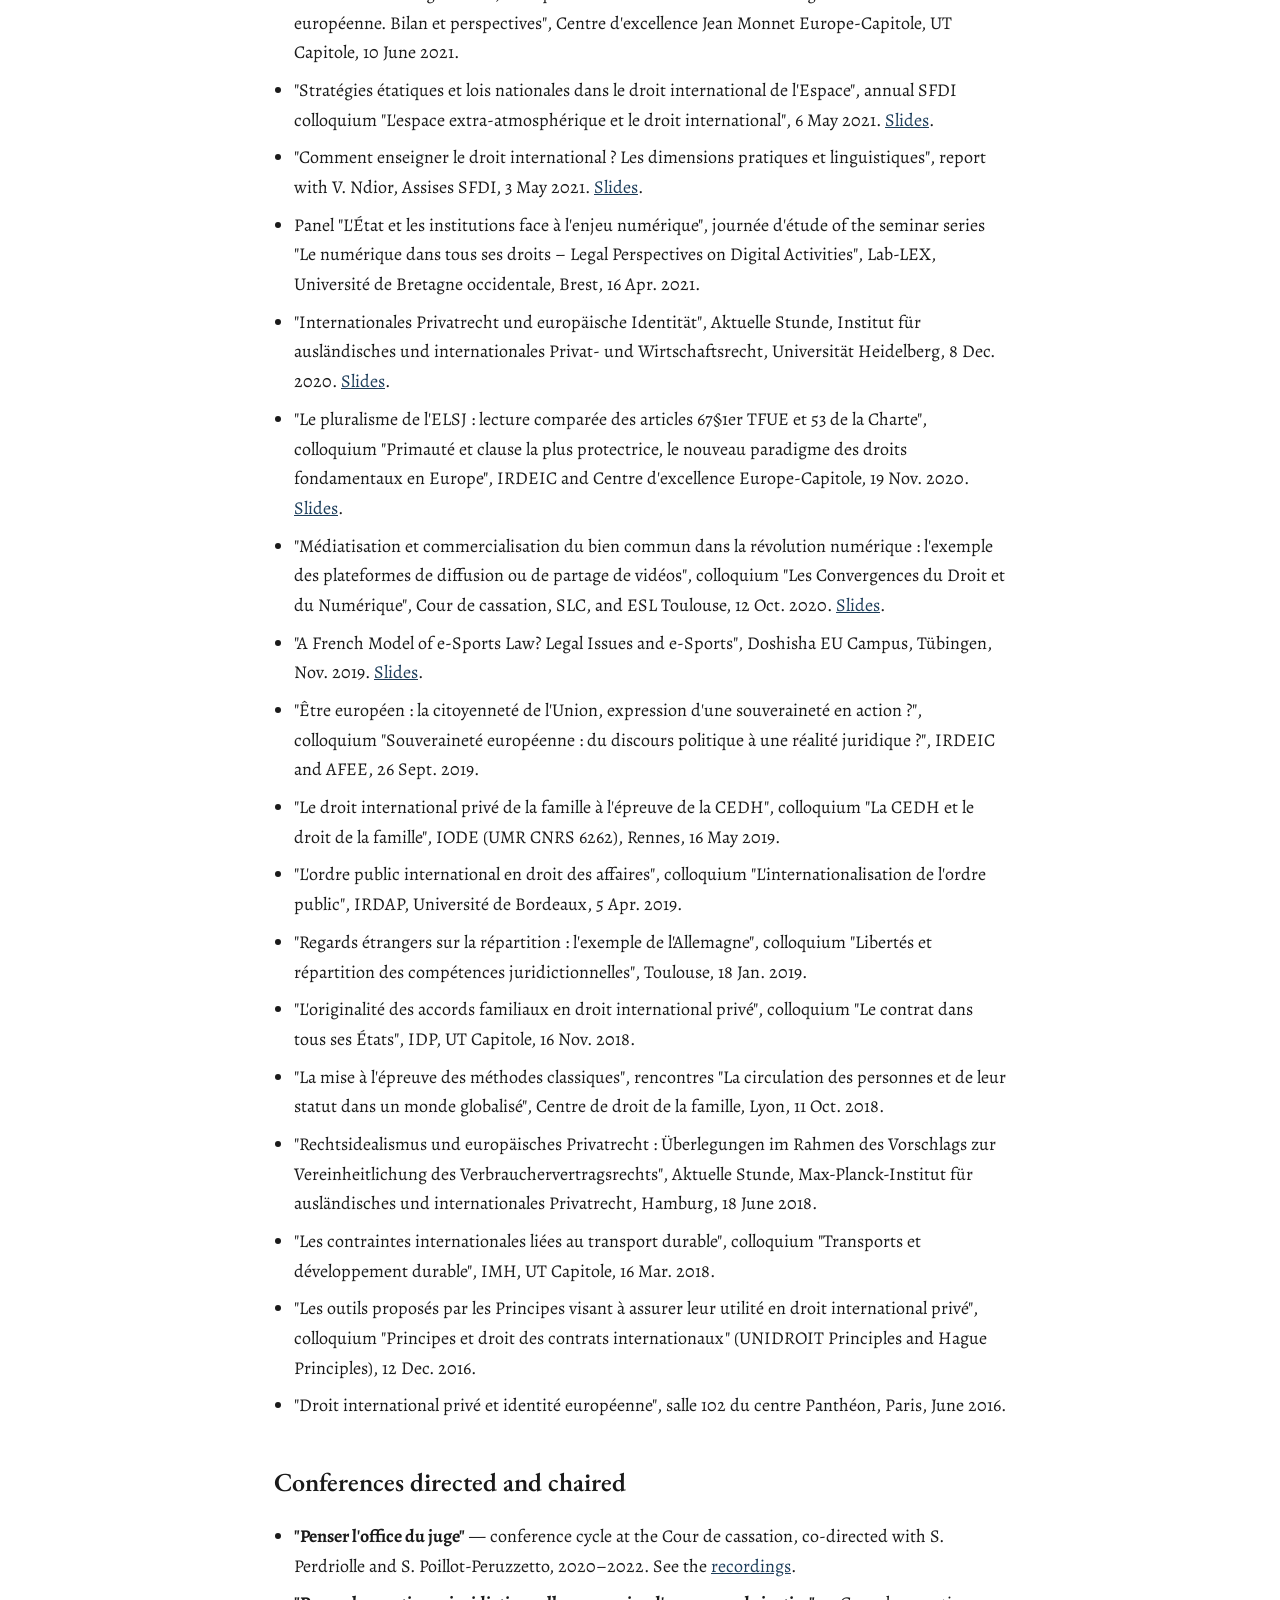
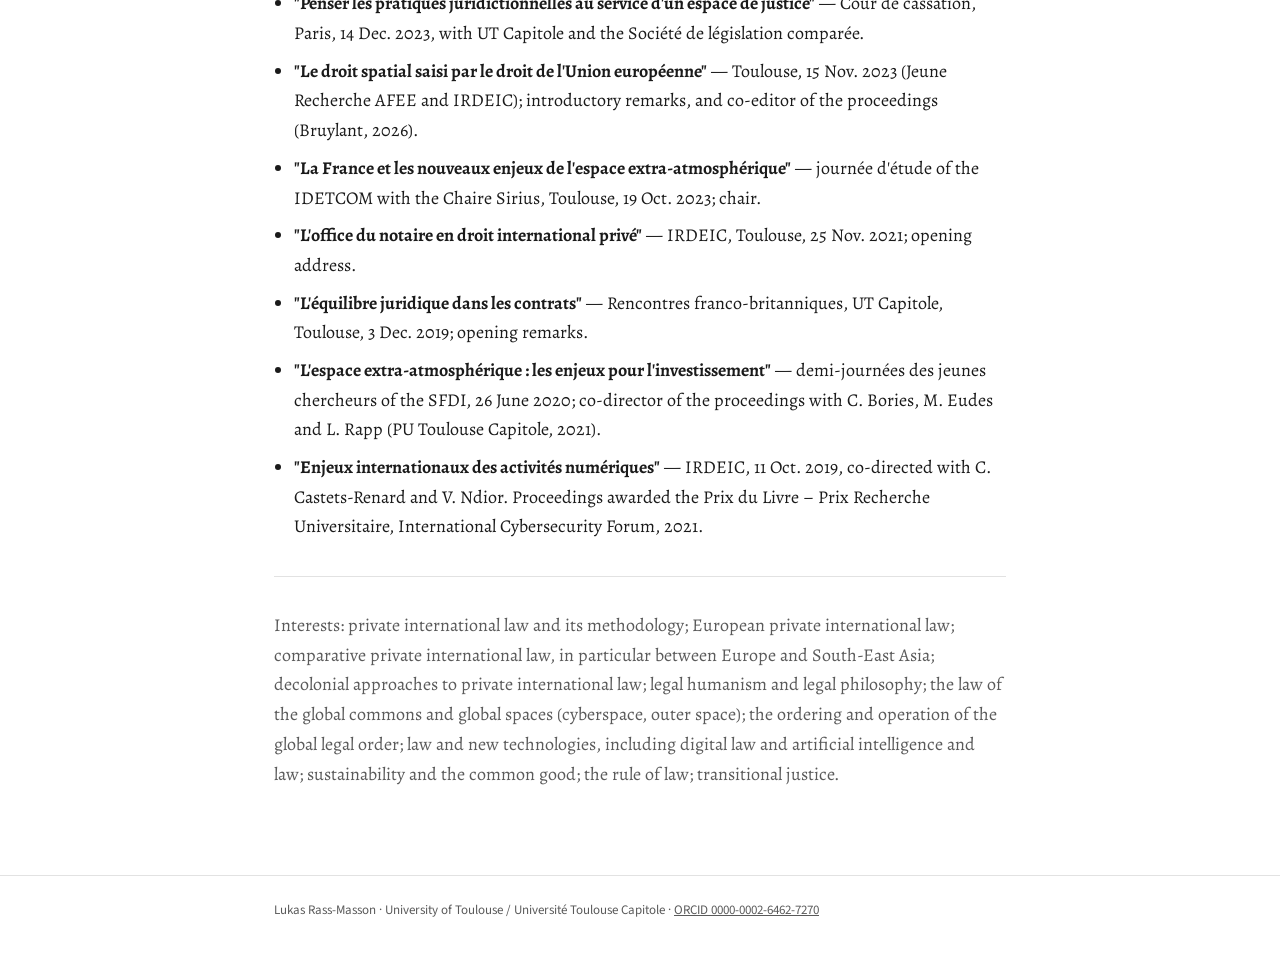
<file: research.html>
<!DOCTYPE html>
<html lang="en">
<head>
<meta charset="utf-8">
<meta name="viewport" content="width=device-width, initial-scale=1">
<title>Research — Lukas Rass-Masson</title>
<meta name="description" content="Research statement: past, current and future work. Private international law and its methodology, the law of the global commons and global spaces (cyberspace, outer space), law and new technologies.">
<link rel="stylesheet" href="style.css">
</head>
<body>
<header class="site">
  <div class="wrap">
    <a class="brand" href="index.html">Lukas Rass-Masson<span>Professor of Law, Toulouse</span></a>
    <nav class="main">
      <a href="index.html">Home</a>
      <a href="research.html" class="active">Research</a>
      <a href="publications.html">Publications</a>
      <a href="teaching.html">Teaching</a>
      <a href="cv.html">CV</a>
      <a href="engagement.html">Public engagement</a>
      <a href="ai.html">AI in my work</a>
      <a href="contact.html">Contact</a>
    </nav>
  </div>
</header>

<main>
  <div class="wrap">
    <h1>Research statement</h1>
    <p class="lede">Past, current and future work.</p>

    <p>My research sits at the meeting point of private international law, European law, and the new fields where technology forces classical legal categories to be rethought. Across two decades I have tried to keep one question in view: how do legal orders preserve coherence and justice when the situations they govern cross borders, jurisdictions, and, increasingly, the physical world itself? I come to that question from a German-French vantage point, as a German national whose academic education and career have been spent within the French legal tradition; for me the comparison and coordination of legal orders is lived as much as studied.</p>

    <h2>Past research</h2>
    <p>My foundational work is my doctoral thesis, <em>Les fondements du droit international privé européen de la famille</em> (The Foundations of European Private International Family Law), defended at Université Panthéon-Assas in 2015 under the supervision of Yves Lequette. Its claim is that a genuine European private international law of the family is possible, but only if it is built on properly examined foundations: a system that mobilises the full range of private international law methods and articulates them around the choice-of-law rule as its cornerstone. So conceived, European private international law can organise the plurality of national family laws rather than displace it, reconciling free movement and European integration with respect for each national legal order and the values it carries, a pluralist 'unity in diversity' in which coordination, not uniformity, is the aim. The thesis already holds the conviction that has run through my work since: that method is not a technicality but the place where a legal order's values are decided. Well-chosen methods are what make possible the harmonious, articulated coexistence of legal orders, and, in a direction my current research has opened and my future work will pursue, of international and global spaces.</p>
    <p>That conviction has organised my methodological work since. In <em>La multilatéralisation des sources du droit international privé</em> (SFDI/Pedone, 2023) I examined how the sources of private international law interact when they multiply; the choice of connecting factor, the treatment of foreign law, and the role assigned to the judge each carry a substantive vision of justice. That last point, the place of the judge in European construction, I set out in the <em>Cahiers de la Justice</em> (2022) as a reflection on the dialogic of European justice, which is built through dialogue between national and European courts, and between legal orders, rather than imposed by hierarchy.</p>
    <p>Alongside this I have maintained a sustained engagement with European Union private international law as a living body of rules, most visibly through the annual chronicle on EU private international law in the <em>Journal du droit international</em> (Clunet) and through the co-authored <em>Cours de droit international et européen</em>, revised each year since 2019, to which I contribute a substantial share. Teaching and doctrine here feed each other: keeping the course current forces a yearly reckoning with the state of the field.</p>
    <p>I have also worked at the edges of the discipline, such as on European environmental policy, where I contributed a volume examining how EU competence and instruments shape environmental governance.</p>

    <h2>Current research</h2>
    <p>My current work is organised around three connected axes.</p>
    <p>First, <strong>the methodology of private international law</strong>. European private international law is where I come from intellectually, and it remains my starting point: I continue the multilateralisation project there, working toward the coordination of overlapping European and international instruments and the coherence of the resulting system. That methodological interest is inseparable from a comparative one, grounded first in the French and German traditions that shaped my formation and remain a constant reference. My other main focus is the comparison between Europe and South-East Asia, a pairing the discipline explores less commonly (most recently on the economic attractiveness of Southeast Asian states, <em>RDAI</em>, 2024); it also takes in the European Union's partnership with Africa (<em>Revue de droit des affaires</em>, 2022). These encounters increasingly ask to be read through a decolonial lens, freeing private international law of its colonial assumptions; I have begun to answer that question through legal humanism, as in my contribution to the Journal of Private International Law conference, 'A humanist foundation for decolonial private international laws?'</p>
    <p>Second, <strong>the law of the global commons and global spaces</strong>. Here I bring private international law to domains that classical categories were not built for. Cyberspace, which I co-direct as a 2026 Centre for Studies and Research at the Hague Academy of International Law with Professor Mohamed S. Helal (Ohio State), is a domain with no territory of its own. The question it raises is not only one of private international law but one about the ordering and operation of the global legal order itself: what counts as normative and as legal, and how legal discourse can be conceived, understood, and developed in spaces that classical categories were not built for. Answering it means moving past the public international law framing that has dominated the debate. Outer space raises the same difficulty for private-law reasoning, on liability, property, and applicable law, when activity occurs beyond any state's territory. Read together, cyberspace and outer space are one problem: how a discipline whose central tool is localisation can order spaces that have none. These spaces are also economic ones, and are fast becoming markets of their own; private international law has long been, among other things, the law of the market, and its task here is to order that activity so that it also serves sustainability and the common good. This is what a law of the global commons both owes to, and demands of, private international law.</p>
    <p>Third, <strong>law and new technologies</strong>. A deliberately multidisciplinary axis that begins with digital law. I have worked on the regulation of digital activities and platforms, from the civil-law tools that discipline them to the questions of jurisdiction and applicable law they raise; the edited volume <em>Enjeux internationaux des activités numériques</em> (Larcier, 2020) gathered much of this and received the Forum International de la Cybersécurité's Prix du livre (Prix de la recherche universitaire) in 2021. The axis already reaches artificial intelligence and law, a strand that will grow, and which I pursue in dialogue with computer scientists and engineers as much as with lawyers, including through doctoral work on the security of information systems (a France–Japan comparison) and on the use of personal data by Fintech and Big Tech.</p>

    <h2>Future research</h2>
    <p>Looking ahead, a full-year research leave for 2026-2027 gives me the concentrated time to carry these directions into two projects. The first is a general theory of the <strong>common spaces</strong> of private international law, the spaces that escape exclusive state appropriation, from cyberspace and outer space to the global spaces thrown up by economic and technological globalisation. Here the connecting factor, the workhorse of the field, loses its footing when there is no territory to connect to. The project's anchor is the Hague Academy Centre on cyberspace and international law; from there I want to build toward a private law of outer space, still largely to be conceptualised, and to test a cross-disciplinary approach between law and geography for grasping global spaces, extending work opened with the Académie des sciences morales et politiques and the Société de géographie in 2025. Running through it are the reconfiguration of the global economy, the growing weight of Southeast Asia, the place of the francophone legal world, and a decolonial reading of private international law in a global frame. The second project, written with François Mailhé, is a systematic treatise on European Union private international law, a body of rules now mature enough to be presented not as an appendage to its parent disciplines but as an autonomous and coherent whole. The two answer to a single ambition: a private law conceived globally and systemically, attentive to the plurality of legal spaces and to the coherence of a discipline in rapid change.</p>
    <p>I also expect <strong>artificial intelligence and law</strong> to move from a current strand into a central one. Artificial intelligence is at once a subject the law must govern and a tool that is already reshaping how legal reasoning is produced, and I want to hold both faces together: the private international law questions that arise once the design and deployment of these systems cross borders, from applicable law and jurisdiction to the allocation of responsibility, and the more reflexive question of what such tools do to legal method and legal discourse, and to the discipline itself. I pursue this in dialogue with computer scientists and engineers as much as with lawyers, in continuity with my work on digital law and with the doctoral research I supervise on the security of information systems and on the use of personal data by Fintech and Big Tech. My own use of these tools in research and teaching is set out on the <a href="ai.html">AI in my work</a> page.</p>
    <p>Underlying all of this, I want to develop the <strong>humanist foundations</strong> of private international law into a project of their own: to work out what a discipline built on respect for the person and for legal pluralism can offer a genuinely plural international and global legal order. A decolonial reading, one that frees private international law of its inherited colonial assumptions, is among the methodological paths I would take to that end. A first application I intend to pursue is <strong>transitional justice</strong>: how these values, and the rule of law they serve, can help societies confront the legacies of conflict and past injustice. Here the Franco-German reconciliation is the paradigm I know most intimately, a former enmity remade into a shared legal and institutional order, and it shapes how I approach the field. This strand builds on Franco-German collaborative work already under way, and developing it further is a priority for the coming years.</p>

    <h2>Selected talks</h2>
    <ul class="clean">
      <li>"Persistent Dualism in French Private Law: Contemporary Challenges", conference "Civil and Commercial Codes: Dualism vs Monism in Private Law", 150th anniversary of the Hungarian Commercial Act, Péter Pázmány Catholic University, Budapest, 21 Nov. 2025 (paired with G. Vieira-Da-Costa-Cerqueira on the historical roots). <a href="https://prezi.com/view/fHD5N9NYrIGlW9zLjbsU/?referral_token=6pNSx9lnB3FN" target="_blank" rel="noopener">Slides</a>.</li>
      <li>"Le dialogue des juges comme alternative à la concentration des contentieux économiques", colloquium "La concentration des contentieux transfrontières", Toulouse, 14 Nov. 2025 (DANTE, UVSQ Paris-Saclay, and IRDEIC, UT Capitole).</li>
      <li>"Une gouvernance inclusive de l'espace : quelle réforme du système onusien ?", ATI-SI VIII, "L'ONU à l'épreuve des défis contemporains", Université de Carthage (INSAT), Tunis, 28 Oct. 2025 (online). <a href="https://prezi.com/view/6nEVkUeHYF9vNF5DJW9d/?referral_token=6pNSx9lnB3FN" target="_blank" rel="noopener">Slides</a>.</li>
      <li>"EU-Raum des Rechts : Gerichtsstände und Forum Shopping nach der Brüssel Ia-VO", with T. Nebel, AJFA/DFJ Jahrestagung, Düsseldorf, 27 Sept. 2025. <a href="https://prezi.com/view/o24io13mnvTRYSpxJwiS/?referral_token=6pNSx9lnB3FN" target="_blank" rel="noopener">Slides</a>.</li>
      <li>"Property in Outer Space and Competition Between Legal Orders from a Private Law Perspective", symposium "A Province of All Mankind? Property in Outer Space under Public and Private International Law &amp; Philosophy", Collège de France, Paris, 26 Sept. 2025 (organised by Prof. S. Besson). <a href="https://prezi.com/view/XYP9W2yTglp0UN0BFPSH/?referral_token=6pNSx9lnB3FN" target="_blank" rel="noopener">Slides</a>.</li>
      <li>"A Humanist Foundation for Decolonial Private International Laws?", Journal of Private International Law 20th Anniversary Conference, University College London, 11–13 Sept. 2025. <a href="https://prezi.com/view/KCsKbC6MfIUOe4MiYw3O/?referral_token=6pNSx9lnB3FN" target="_blank" rel="noopener">Slides</a>.</li>
      <li>"Conclusions académiques", annual colloquium of the AJCDS "La compliance, nouvel horizon du droit spatial", Toulouse, 27 June 2025 (AJCDS, IDETCOM, and Chaire Sirius).</li>
      <li>"L'arbitrage, les investissements internationaux et la dimension internationale de la politique environnementale européenne", colloquium "L'évolution de la politique environnementale de l'UE", Paris, 3 June 2025 (Jeune Recherche AFEE, UT Capitole, and IREDIES).</li>
      <li>"L'importance de la géographie pour penser les espaces de réalisation du droit comparé", morning session "Droit et Géographie", Académie des sciences morales et politiques, Institut de France, Paris, 2 June 2025.</li>
      <li>"La coopération judiciaire au soutien de la réalisation internationale et européenne des droits en matière de statut personnel et familial", Université de Corse, Corte, 3 Apr. 2025 (EMRJ). <a href="https://prezi.com/view/L77DcRzHsEC26HZcazAo/?referral_token=6pNSx9lnB3FN" target="_blank" rel="noopener">Slides</a>.</li>
      <li>"Jurisdiction in International Commercial Disputes and its Contribution to the Economic Attractiveness of East/South-East Asian States", conference "Rethinking Jurisdiction in Private International Law", Chinese University of Hong Kong, 1 Aug. 2024 (with the Chinese Society of Private International Law). <a href="https://prezi.com/view/9kXC2R0Dx83GS91IUndR/?referral_token=6pNSx9lnB3FN" target="_blank" rel="noopener">Slides</a>.</li>
      <li>"Universal Recognition and Enforcement of Foreign Judgments, a Hopeless Quest?", APILA Conference, Doshisha University, Kyoto, 9–10 Dec. 2023. <a href="https://prezi.com/view/a4BeXLPKCzXxxf8ajXYz/?referral_token=6pNSx9lnB3FN" target="_blank" rel="noopener">Slides</a>.</li>
      <li>"The Economic Attractiveness of East/South-East Asian States Through the Prism of International Economic Dispute Settlement Mechanisms", Colloque international de Ho Chi Minh Ville (Université de droit d'Ho Chi Minh Ville and Université de Tours), 19–20 Oct. 2023. <a href="https://prezi.com/view/0UD1BPgSeaGqvhxKOZLz/?referral_token=6pNSx9lnB3FN" target="_blank" rel="noopener">Slides</a>.</li>
      <li>"Private International Law as Common Discourse Enabling Communication Between Legal Systems (Asia–Europe)", 9th Journal of Private International Law Conference, Singapore, Aug. 2023. <a href="https://prezi.com/view/vLFbwmMQaaUQQtRJNUPO/?referral_token=6pNSx9lnB3FN" target="_blank" rel="noopener">Slides</a>.</li>
      <li>"Rethinking European Families in light of EU-wide Recognition of Parenthood", ISFL 18th (Golden Jubilee) World Conference, Antwerp, July 2023. <a href="https://prezi.com/view/lCVjbjfOeyuvfDQPvFud/?referral_token=6pNSx9lnB3FN" target="_blank" rel="noopener">Slides</a>.</li>
      <li>"Verfassungsbeschwerden in Frankreich : von der Déclaration des droits de l'homme et du citoyen (1789) zur question prioritaire de constitutionnalité (2010)", Universität Passau, 17 Jan. 2023. <a href="https://prezi.com/view/ndLwvSMDxpfalpa4jPqV/?referral_token=6pNSx9lnB3FN" target="_blank" rel="noopener">Slides</a>.</li>
      <li>"Le passager aérien, entre protection individuelle et collective", workshop "Le passager aérien est-il un consommateur ?", Nancy, 15 Dec. 2022 (Institut François Gény and SFDAS). <a href="https://prezi.com/view/biQdyEFuFqEhHhfgJtkM/?referral_token=6pNSx9lnB3FN" target="_blank" rel="noopener">Slides</a>.</li>
      <li>"Avec l'harmonisation européenne", colloquium "L'avant-projet de réforme du droit des contrats spéciaux", Université de Nîmes and SLC, 7 Oct. 2022.</li>
      <li>"La hiérarchisation des compétences par le jeu de la litispendance", colloquium "Le règlement Bruxelles II ter n° 2019/1111", Toulouse, 1 July 2022 (IRDEIC and Barreau de Toulouse; co-organised with E. Gallant).</li>
      <li>"Pflicht zum Handeln?! Die deutsch-französische Luftfahrt und der Klimaschutz", ILA Berlin (Internationale Luft- und Raumfahrtausstellung), 23 June 2022. <a href="https://prezi.com/view/eoMYSTzGv5pNzCRAoGXg/?referral_token=6pNSx9lnB3FN" target="_blank" rel="noopener">Slides</a>.</li>
      <li>"La multilatéralisation des sources du droit international privé : quels enjeux pour la discipline", colloque SFDI "Le droit international multilatéral", Université de Perpignan, 19 May 2022.</li>
      <li>"The Place of Climate Change Considerations in the Emerging Legal Framework of the EU on Corporate Sustainability Due Diligence", University of Stavanger Business School, 18 Apr. 2022. <a href="https://prezi.com/view/L49Wzx1H1w0gZxMDw0y6/?referral_token=6pNSx9lnB3FN" target="_blank" rel="noopener">Slides</a>.</li>
      <li>"Klimaklagen gegen Unternehmen : « Shell », « Total » und Klagen von Vereinen in rechtsvergleichender Perspektive, die französische Sicht", DFJ Frühjahrstagung, Villa Bonn, Frankfurt am Main, 19 Mar. 2022. <a href="https://prezi.com/view/nytMSDWnl6yVpsnOAzZm/?referral_token=6pNSx9lnB3FN" target="_blank" rel="noopener">Slides</a>.</li>
      <li>"L'importance du droit international privé pour la stratégie pour un nouveau partenariat UE-Afrique", colloquium "Les partenariats des puissances économiques en Afrique", MSH Val de Loire and IRJI François-Rabelais, Université de Tours, 9 Dec. 2021.</li>
      <li>"La place du droit national dans un système de droit international privé de l'Union", colloquium "Existe-t-il un système de DIP de l'Union ?", CREDIP, Université Lyon 3, 17 Nov. 2021.</li>
      <li>"Les droits fondamentaux, frein ou moteur des politiques relatives aux contrôles aux frontières, à l'asile et à l'immigration ?", colloquium "Droits fondamentaux et intégration de l'Union européenne. Bilan et perspectives", Centre d'excellence Jean Monnet Europe-Capitole, UT Capitole, 10 June 2021.</li>
      <li>"Stratégies étatiques et lois nationales dans le droit international de l'Espace", annual SFDI colloquium "L'espace extra-atmosphérique et le droit international", 6 May 2021. <a href="https://prezi.com/view/pqQBd3gb0SQR4etUD42p/?referral_token=6pNSx9lnB3FN" target="_blank" rel="noopener">Slides</a>.</li>
      <li>"Comment enseigner le droit international ? Les dimensions pratiques et linguistiques", report with V. Ndior, Assises SFDI, 3 May 2021. <a href="https://prezi.com/view/IyaDUpJ6aMrEBaFCZk3z/?referral_token=6pNSx9lnB3FN" target="_blank" rel="noopener">Slides</a>.</li>
      <li>Panel "L'État et les institutions face à l'enjeu numérique", journée d'étude of the seminar series "Le numérique dans tous ses droits – Legal Perspectives on Digital Activities", Lab-LEX, Université de Bretagne occidentale, Brest, 16 Apr. 2021.</li>
      <li>"Internationales Privatrecht und europäische Identität", Aktuelle Stunde, Institut für ausländisches und internationales Privat- und Wirtschaftsrecht, Universität Heidelberg, 8 Dec. 2020. <a href="https://prezi.com/view/MHSdrYCeF2cDNvmNNXpA/?referral_token=6pNSx9lnB3FN" target="_blank" rel="noopener">Slides</a>.</li>
      <li>"Le pluralisme de l'ELSJ : lecture comparée des articles 67§1er TFUE et 53 de la Charte", colloquium "Primauté et clause la plus protectrice, le nouveau paradigme des droits fondamentaux en Europe", IRDEIC and Centre d'excellence Europe-Capitole, 19 Nov. 2020. <a href="https://prezi.com/view/77dTa3BuoTVUhOJNP6bk/?referral_token=6pNSx9lnB3FN" target="_blank" rel="noopener">Slides</a>.</li>
      <li>"Médiatisation et commercialisation du bien commun dans la révolution numérique : l'exemple des plateformes de diffusion ou de partage de vidéos", colloquium "Les Convergences du Droit et du Numérique", Cour de cassation, SLC, and ESL Toulouse, 12 Oct. 2020. <a href="https://prezi.com/view/GlDbWg9g7OJ2GlZwERhQ/?referral_token=6pNSx9lnB3FN" target="_blank" rel="noopener">Slides</a>.</li>
      <li>"A French Model of e-Sports Law? Legal Issues and e-Sports", Doshisha EU Campus, Tübingen, Nov. 2019. <a href="https://prezi.com/view/EHJgobEEoeGlF8NFJREF/?referral_token=6pNSx9lnB3FN" target="_blank" rel="noopener">Slides</a>.</li>
      <li>"Être européen : la citoyenneté de l'Union, expression d'une souveraineté en action ?", colloquium "Souveraineté européenne : du discours politique à une réalité juridique ?", IRDEIC and AFEE, 26 Sept. 2019.</li>
      <li>"Le droit international privé de la famille à l'épreuve de la CEDH", colloquium "La CEDH et le droit de la famille", IODE (UMR CNRS 6262), Rennes, 16 May 2019.</li>
      <li>"L'ordre public international en droit des affaires", colloquium "L'internationalisation de l'ordre public", IRDAP, Université de Bordeaux, 5 Apr. 2019.</li>
      <li>"Regards étrangers sur la répartition : l'exemple de l'Allemagne", colloquium "Libertés et répartition des compétences juridictionnelles", Toulouse, 18 Jan. 2019.</li>
      <li>"L'originalité des accords familiaux en droit international privé", colloquium "Le contrat dans tous ses États", IDP, UT Capitole, 16 Nov. 2018.</li>
      <li>"La mise à l'épreuve des méthodes classiques", rencontres "La circulation des personnes et de leur statut dans un monde globalisé", Centre de droit de la famille, Lyon, 11 Oct. 2018.</li>
      <li>"Rechtsidealismus und europäisches Privatrecht : Überlegungen im Rahmen des Vorschlags zur Vereinheitlichung des Verbrauchervertragsrechts", Aktuelle Stunde, Max-Planck-Institut für ausländisches und internationales Privatrecht, Hamburg, 18 June 2018.</li>
      <li>"Les contraintes internationales liées au transport durable", colloquium "Transports et développement durable", IMH, UT Capitole, 16 Mar. 2018.</li>
      <li>"Les outils proposés par les Principes visant à assurer leur utilité en droit international privé", colloquium "Principes et droit des contrats internationaux" (UNIDROIT Principles and Hague Principles), 12 Dec. 2016.</li>
      <li>"Droit international privé et identité européenne", salle 102 du centre Panthéon, Paris, June 2016.</li>
    </ul>

    <h2>Conferences directed and chaired</h2>
    <ul class="clean">
      <li><strong>"Penser l'office du juge"</strong> — conference cycle at the Cour de cassation, co-directed with S. Perdriolle and S. Poillot-Peruzzetto, 2020–2022. See the <a href="engagement.html">recordings</a>.</li>
      <li><strong>"Penser les pratiques juridictionnelles au service d'un espace de justice"</strong> — Cour de cassation, Paris, 14 Dec. 2023, with UT Capitole and the Société de législation comparée.</li>
      <li><strong>"Le droit spatial saisi par le droit de l'Union européenne"</strong> — Toulouse, 15 Nov. 2023 (Jeune Recherche AFEE and IRDEIC); introductory remarks, and co-editor of the proceedings (Bruylant, 2026).</li>
      <li><strong>"La France et les nouveaux enjeux de l'espace extra-atmosphérique"</strong> — journée d'étude of the IDETCOM with the Chaire Sirius, Toulouse, 19 Oct. 2023; chair.</li>
      <li><strong>"L'office du notaire en droit international privé"</strong> — IRDEIC, Toulouse, 25 Nov. 2021; opening address.</li>
      <li><strong>"L'équilibre juridique dans les contrats"</strong> — Rencontres franco-britanniques, UT Capitole, Toulouse, 3 Dec. 2019; opening remarks.</li>
      <li><strong>"L'espace extra-atmosphérique : les enjeux pour l'investissement"</strong> — demi-journées des jeunes chercheurs of the SFDI, 26 June 2020; co-director of the proceedings with C. Bories, M. Eudes and L. Rapp (PU Toulouse Capitole, 2021).</li>
      <li><strong>"Enjeux internationaux des activités numériques"</strong> — IRDEIC, 11 Oct. 2019, co-directed with C. Castets-Renard and V. Ndior. Proceedings awarded the Prix du Livre – Prix Recherche Universitaire, International Cybersecurity Forum, 2021.</li>
    </ul>

    <hr>
    <p class="muted">Interests: private international law and its methodology; European private international law; comparative private international law, in particular between Europe and South-East Asia; decolonial approaches to private international law; legal humanism and legal philosophy; the law of the global commons and global spaces (cyberspace, outer space); the ordering and operation of the global legal order; law and new technologies, including digital law and artificial intelligence and law; sustainability and the common good; the rule of law; transitional justice.</p>
  </div>
</main>

<footer class="site">
  <div class="wrap">
    <p>Lukas Rass-Masson · University of Toulouse / Université Toulouse Capitole · <a href="https://orcid.org/0000-0002-6462-7270" target="_blank" rel="noopener">ORCID 0000-0002-6462-7270</a></p>
  </div>
</footer>
</body>
</html>
</file>
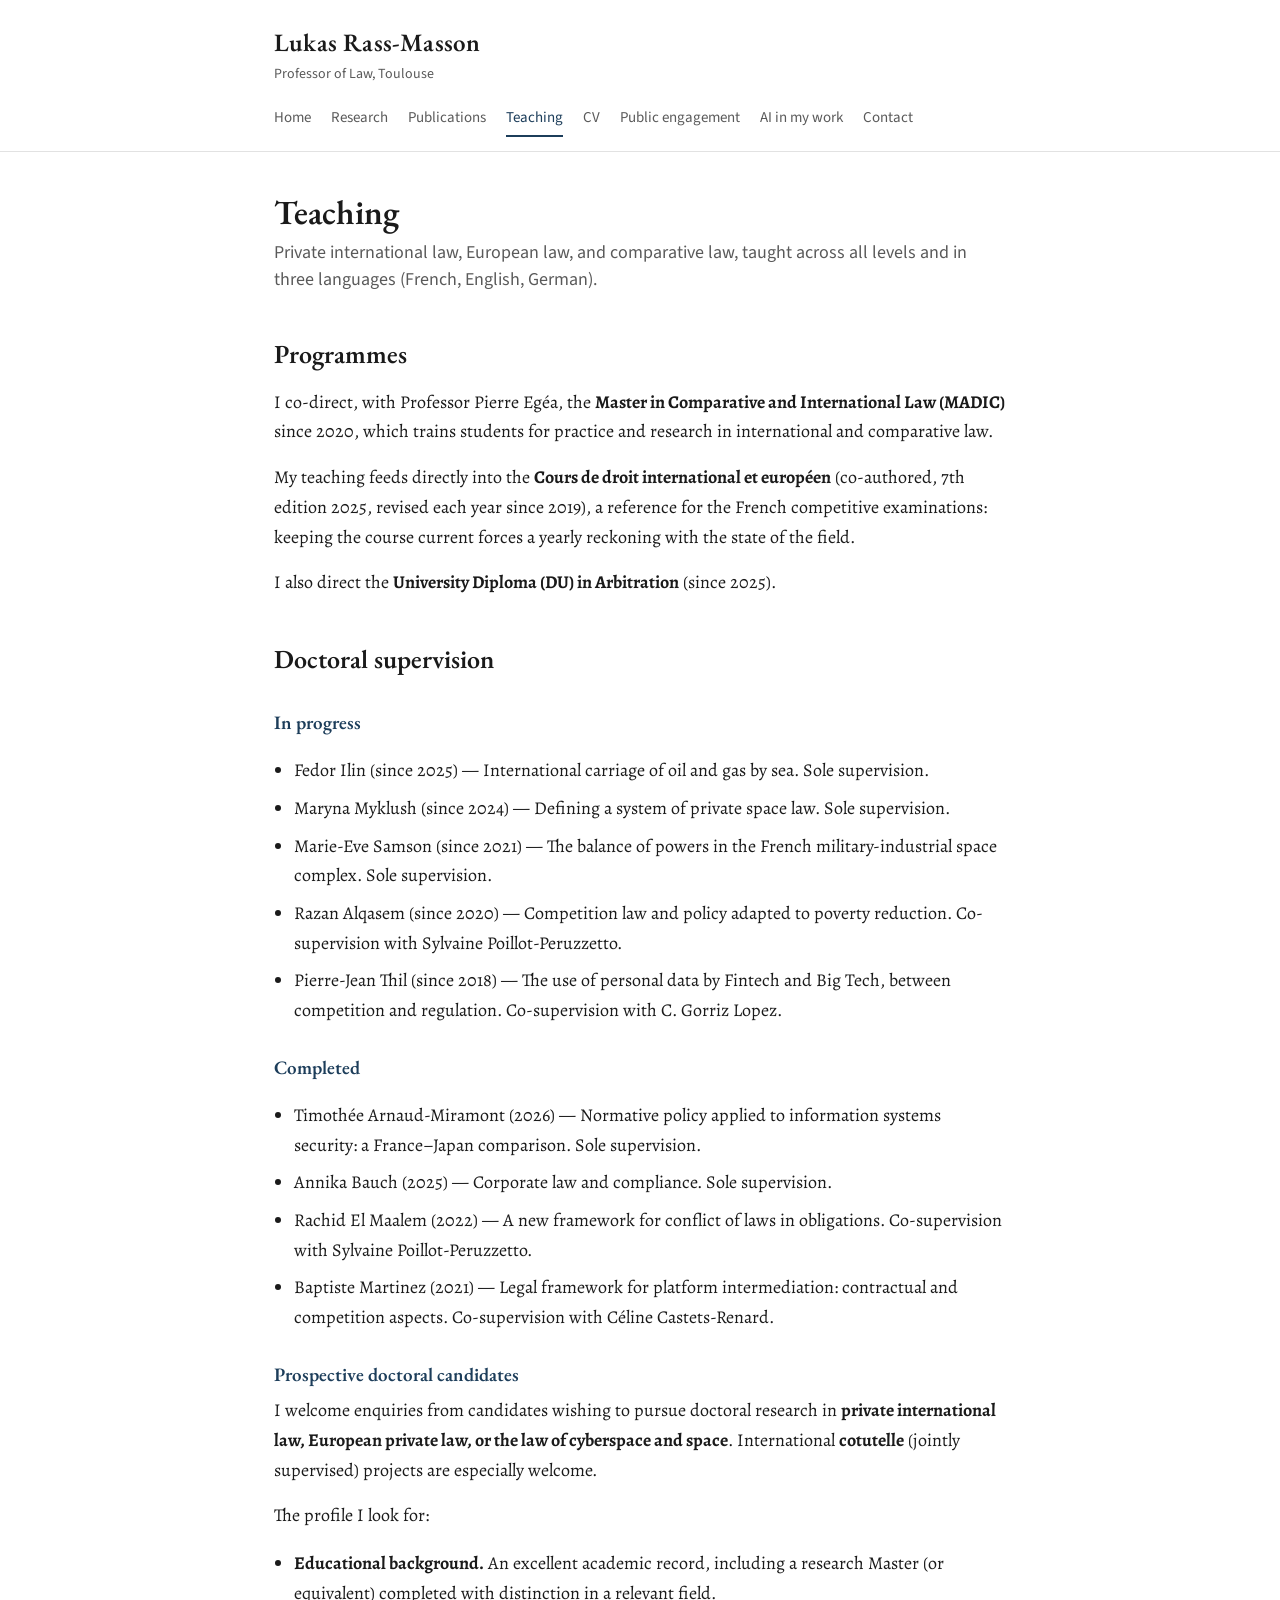
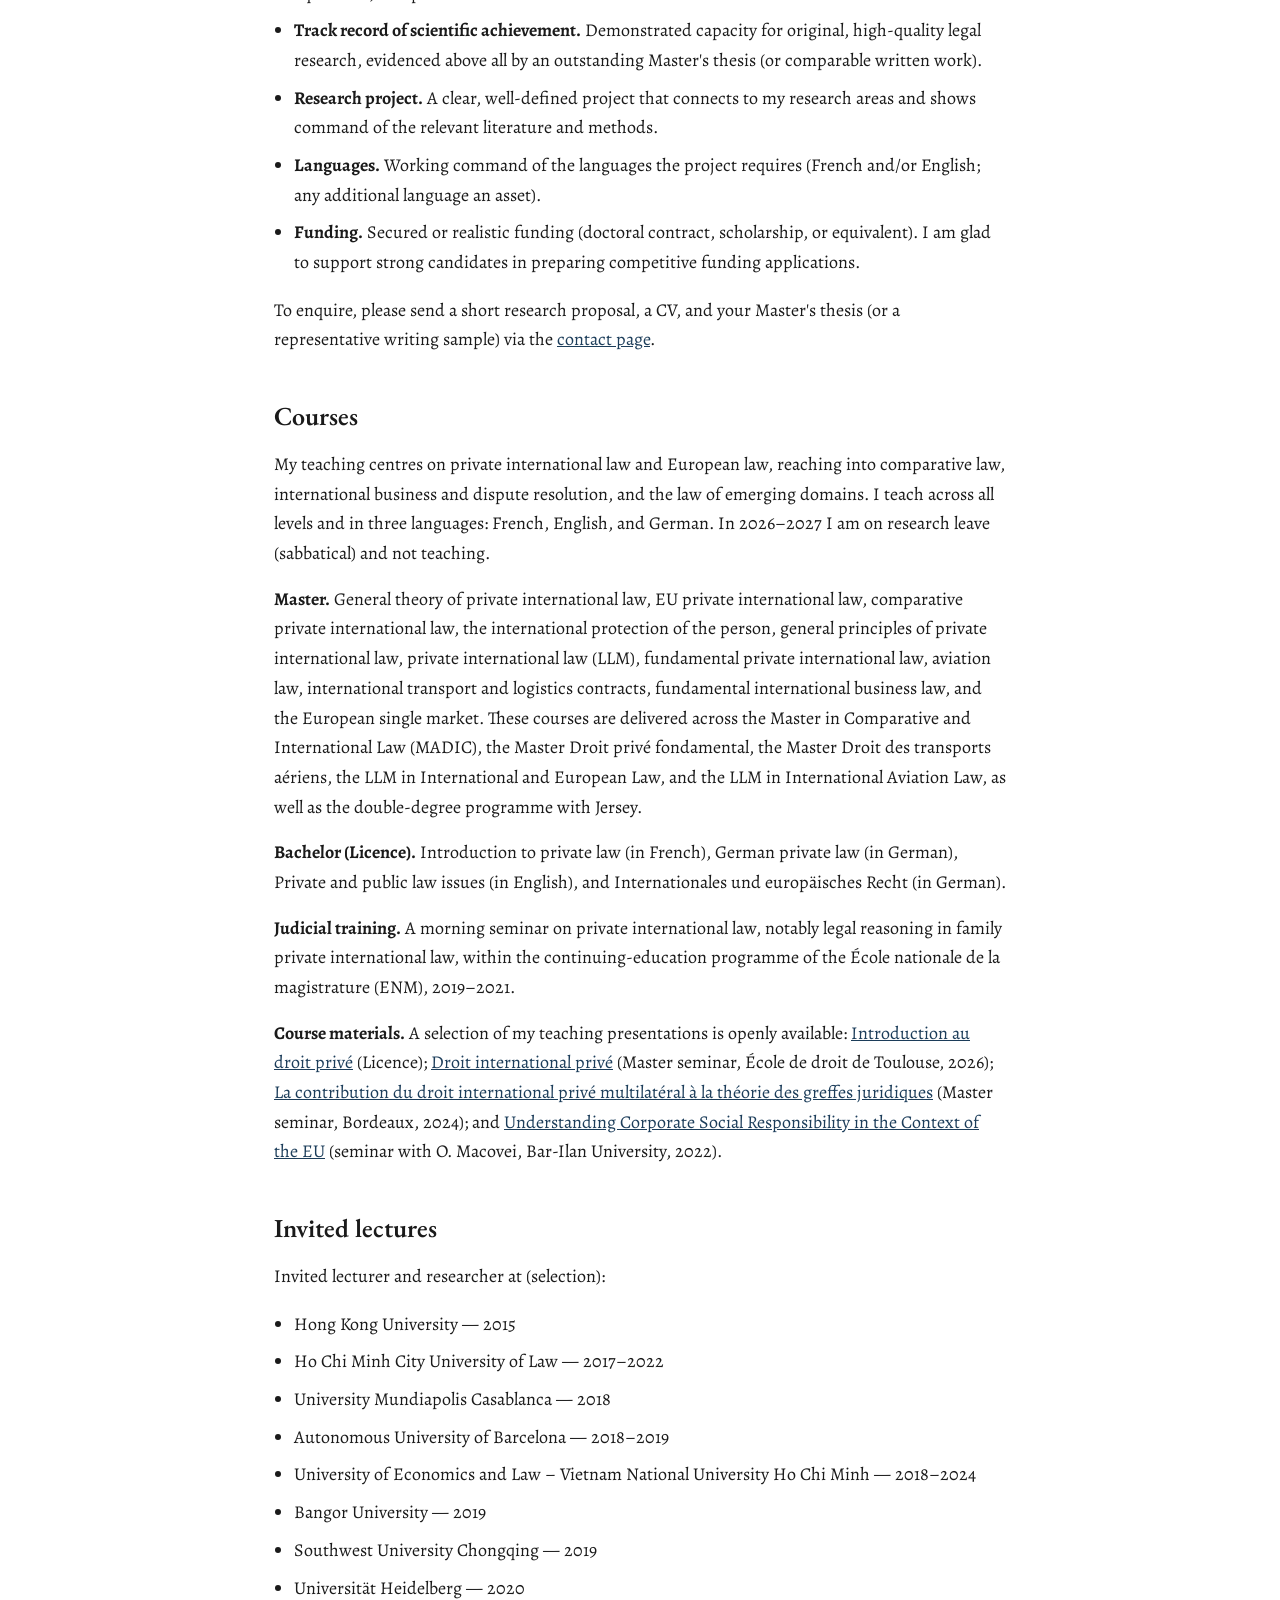
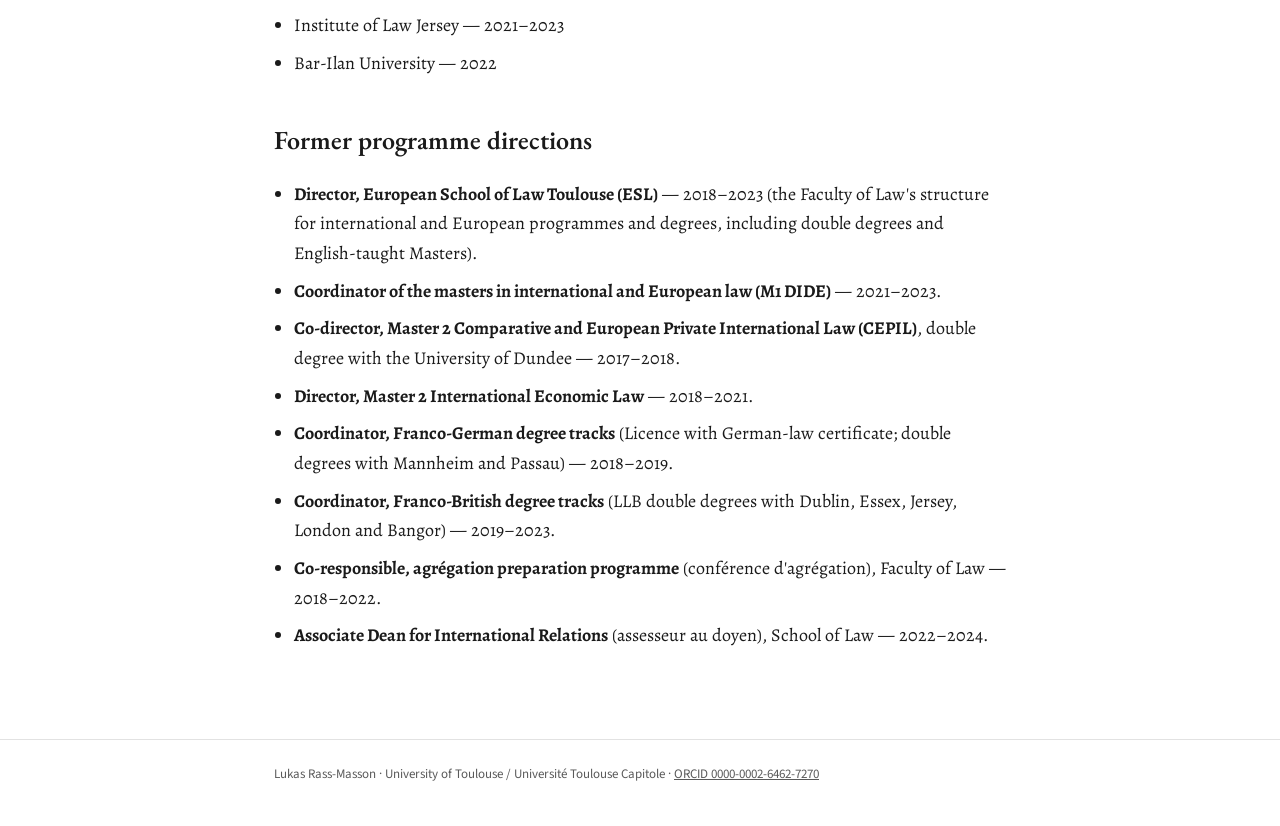
<file: teaching.html>
<!DOCTYPE html>
<html lang="en">
<head>
<meta charset="utf-8">
<meta name="viewport" content="width=device-width, initial-scale=1">
<title>Teaching — Lukas Rass-Masson</title>
<meta name="description" content="Teaching and doctoral supervision of Lukas Rass-Masson at University of Toulouse / Université Toulouse Capitole: private international law, European law, comparative law.">
<link rel="stylesheet" href="style.css">
</head>
<body>
<header class="site">
  <div class="wrap">
    <a class="brand" href="index.html">Lukas Rass-Masson<span>Professor of Law, Toulouse</span></a>
    <nav class="main">
      <a href="index.html">Home</a>
      <a href="research.html">Research</a>
      <a href="publications.html">Publications</a>
      <a href="teaching.html" class="active">Teaching</a>
      <a href="cv.html">CV</a>
      <a href="engagement.html">Public engagement</a>
      <a href="ai.html">AI in my work</a>
      <a href="contact.html">Contact</a>
    </nav>
  </div>
</header>

<main>
  <div class="wrap">
    <h1>Teaching</h1>
    <p class="lede">Private international law, European law, and comparative law, taught across all levels and in three languages (French, English, German).</p>

    <h2>Programmes</h2>
    <p>I co-direct, with Professor Pierre Egéa, the <strong>Master in Comparative and International Law (MADIC)</strong> since 2020, which trains students for practice and research in international and comparative law.</p>
    <p>My teaching feeds directly into the <strong>Cours de droit international et européen</strong> (co-authored, 7th edition 2025, revised each year since 2019), a reference for the French competitive examinations: keeping the course current forces a yearly reckoning with the state of the field.</p>
    <p>I also direct the <strong>University Diploma (DU) in Arbitration</strong> (since 2025).</p>

    <h2>Doctoral supervision</h2>
    <h3>In progress</h3>
    <ul class="clean">
      <li>Fedor Ilin (since 2025) — International carriage of oil and gas by sea. Sole supervision.</li>
      <li>Maryna Myklush (since 2024) — Defining a system of private space law. Sole supervision.</li>
      <li>Marie-Eve Samson (since 2021) — The balance of powers in the French military-industrial space complex. Sole supervision.</li>
      <li>Razan Alqasem (since 2020) — Competition law and policy adapted to poverty reduction. Co-supervision with Sylvaine Poillot-Peruzzetto.</li>
      <li>Pierre-Jean Thil (since 2018) — The use of personal data by Fintech and Big Tech, between competition and regulation. Co-supervision with C. Gorriz Lopez.</li>
    </ul>
    <h3>Completed</h3>
    <ul class="clean">
      <li>Timothée Arnaud-Miramont (2026) — Normative policy applied to information systems security: a France–Japan comparison. Sole supervision.</li>
      <li>Annika Bauch (2025) — Corporate law and compliance. Sole supervision.</li>
      <li>Rachid El Maalem (2022) — A new framework for conflict of laws in obligations. Co-supervision with Sylvaine Poillot-Peruzzetto.</li>
      <li>Baptiste Martinez (2021) — Legal framework for platform intermediation: contractual and competition aspects. Co-supervision with Céline Castets-Renard.</li>
    </ul>

    <h3>Prospective doctoral candidates</h3>
    <p>I welcome enquiries from candidates wishing to pursue doctoral research in <strong>private international law, European private law, or the law of cyberspace and space</strong>. International <strong>cotutelle</strong> (jointly supervised) projects are especially welcome.</p>
    <p>The profile I look for:</p>
    <ul class="clean">
      <li><strong>Educational background.</strong> An excellent academic record, including a research Master (or equivalent) completed with distinction in a relevant field.</li>
      <li><strong>Track record of scientific achievement.</strong> Demonstrated capacity for original, high-quality legal research, evidenced above all by an outstanding Master's thesis (or comparable written work).</li>
      <li><strong>Research project.</strong> A clear, well-defined project that connects to my research areas and shows command of the relevant literature and methods.</li>
      <li><strong>Languages.</strong> Working command of the languages the project requires (French and/or English; any additional language an asset).</li>
      <li><strong>Funding.</strong> Secured or realistic funding (doctoral contract, scholarship, or equivalent). I am glad to support strong candidates in preparing competitive funding applications.</li>
    </ul>
    <p>To enquire, please send a short research proposal, a CV, and your Master's thesis (or a representative writing sample) via the <a href="contact.html">contact page</a>.</p>

    <h2>Courses</h2>
    <p>My teaching centres on private international law and European law, reaching into comparative law, international business and dispute resolution, and the law of emerging domains. I teach across all levels and in three languages: French, English, and German. In 2026–2027 I am on research leave (sabbatical) and not teaching.</p>
    <p><strong>Master.</strong> General theory of private international law, EU private international law, comparative private international law, the international protection of the person, general principles of private international law, private international law (LLM), fundamental private international law, aviation law, international transport and logistics contracts, fundamental international business law, and the European single market. These courses are delivered across the Master in Comparative and International Law (MADIC), the Master Droit privé fondamental, the Master Droit des transports aériens, the LLM in International and European Law, and the LLM in International Aviation Law, as well as the double-degree programme with Jersey.</p>
    <p><strong>Bachelor (Licence).</strong> Introduction to private law (in French), German private law (in German), Private and public law issues (in English), and Internationales und europäisches Recht (in German).</p>
    <p><strong>Judicial training.</strong> A morning seminar on private international law, notably legal reasoning in family private international law, within the continuing-education programme of the École nationale de la magistrature (ENM), 2019–2021.</p>
    <p><strong>Course materials.</strong> A selection of my teaching presentations is openly available: <a href="https://prezi.com/view/erlfPQD7dp8H3UbnopVa/?referral_token=6pNSx9lnB3FN" target="_blank" rel="noopener">Introduction au droit privé</a> (Licence); <a href="https://prezi.com/view/aYHvp8LjvtgQVFBBJ8lr/?referral_token=6pNSx9lnB3FN" target="_blank" rel="noopener">Droit international privé</a> (Master seminar, École de droit de Toulouse, 2026); <a href="https://prezi.com/view/k3Zn9zVcEhNShVXWUS0n/?referral_token=6pNSx9lnB3FN" target="_blank" rel="noopener">La contribution du droit international privé multilatéral à la théorie des greffes juridiques</a> (Master seminar, Bordeaux, 2024); and <a href="https://prezi.com/view/5UXwRYyp4ICM1uDwmRy0/?referral_token=6pNSx9lnB3FN" target="_blank" rel="noopener">Understanding Corporate Social Responsibility in the Context of the EU</a> (seminar with O. Macovei, Bar-Ilan University, 2022).</p>

    <h2>Invited lectures</h2>
    <p>Invited lecturer and researcher at (selection):</p>
    <ul class="clean">
      <li>Hong Kong University — 2015</li>
      <li>Ho Chi Minh City University of Law — 2017–2022</li>
      <li>University Mundiapolis Casablanca — 2018</li>
      <li>Autonomous University of Barcelona — 2018–2019</li>
      <li>University of Economics and Law – Vietnam National University Ho Chi Minh — 2018–2024</li>
      <li>Bangor University — 2019</li>
      <li>Southwest University Chongqing — 2019</li>
      <li>Universität Heidelberg — 2020</li>
      <li>Institute of Law Jersey — 2021–2023</li>
      <li>Bar-Ilan University — 2022</li>
    </ul>

    <h2>Former programme directions</h2>
    <ul class="clean">
      <li><strong>Director, European School of Law Toulouse (ESL)</strong> — 2018–2023 (the Faculty of Law's structure for international and European programmes and degrees, including double degrees and English-taught Masters).</li>
      <li><strong>Coordinator of the masters in international and European law (M1 DIDE)</strong> — 2021–2023.</li>
      <li><strong>Co-director, Master 2 Comparative and European Private International Law (CEPIL)</strong>, double degree with the University of Dundee — 2017–2018.</li>
      <li><strong>Director, Master 2 International Economic Law</strong> — 2018–2021.</li>
      <li><strong>Coordinator, Franco-German degree tracks</strong> (Licence with German-law certificate; double degrees with Mannheim and Passau) — 2018–2019.</li>
      <li><strong>Coordinator, Franco-British degree tracks</strong> (LLB double degrees with Dublin, Essex, Jersey, London and Bangor) — 2019–2023.</li>
      <li><strong>Co-responsible, agrégation preparation programme</strong> (conférence d'agrégation), Faculty of Law — 2018–2022.</li>
      <li><strong>Associate Dean for International Relations</strong> (assesseur au doyen), School of Law — 2022–2024.</li>
    </ul>

  </div>
</main>

<footer class="site">
  <div class="wrap">
    <p>Lukas Rass-Masson · University of Toulouse / Université Toulouse Capitole · <a href="https://orcid.org/0000-0002-6462-7270" target="_blank" rel="noopener">ORCID 0000-0002-6462-7270</a></p>
  </div>
</footer>
</body>
</html>
</file>
<file: style.css>
/* Self-hosted fonts (OFL). No third-party requests. */
@font-face { font-family: "EB Garamond"; src: url("fonts/eb-garamond-400.woff2") format("woff2"); font-weight: 400; font-style: normal; font-display: swap; }
@font-face { font-family: "EB Garamond"; src: url("fonts/eb-garamond-600.woff2") format("woff2"); font-weight: 600; font-style: normal; font-display: swap; }
@font-face { font-family: "Alegreya"; src: url("fonts/alegreya-400.woff2") format("woff2"); font-weight: 400; font-style: normal; font-display: swap; }
@font-face { font-family: "Alegreya"; src: url("fonts/alegreya-400-italic.woff2") format("woff2"); font-weight: 400; font-style: italic; font-display: swap; }
@font-face { font-family: "Alegreya"; src: url("fonts/alegreya-700.woff2") format("woff2"); font-weight: 700; font-style: normal; font-display: swap; }
@font-face { font-family: "Source Sans 3"; src: url("fonts/source-sans-3-400.woff2") format("woff2"); font-weight: 400; font-style: normal; font-display: swap; }
@font-face { font-family: "Source Sans 3"; src: url("fonts/source-sans-3-600.woff2") format("woff2"); font-weight: 600; font-style: normal; font-display: swap; }

:root {
  --ink: #1a1a1a;
  --muted: #5a5a5a;
  --line: #e2e2e2;
  --accent: #1c3d5a;
  --accent-soft: #eef2f6;
  --bg: #ffffff;
  --max: 780px;
  --font-body: "Alegreya", Georgia, "Times New Roman", serif;
  --font-display: "EB Garamond", Georgia, "Times New Roman", serif;
  --font-ui: "Source Sans 3", -apple-system, "Segoe UI", Helvetica, Arial, sans-serif;
}

* { box-sizing: border-box; }

html { scroll-behavior: smooth; }

body {
  margin: 0;
  color: var(--ink);
  background: var(--bg);
  font-family: var(--font-body);
  font-size: 18px;
  line-height: 1.65;
  -webkit-font-smoothing: antialiased;
  text-rendering: optimizeLegibility;
}

.wrap {
  max-width: var(--max);
  margin: 0 auto;
  padding: 0 24px;
}

/* Header / nav */
header.site {
  border-bottom: 1px solid var(--line);
  padding: 22px 0 0;
}
header.site .wrap { display: flex; flex-direction: column; gap: 10px; }
.brand {
  font-family: var(--font-display);
  font-size: 25px;
  font-weight: 600;
  color: var(--ink);
  text-decoration: none;
  letter-spacing: 0.2px;
}
.brand span { font-family: var(--font-ui); color: var(--muted); font-weight: 400; font-size: 14px; display: block; letter-spacing: 0; }
nav.main {
  display: flex;
  flex-wrap: wrap;
  gap: 4px 20px;
  font-family: var(--font-ui);
  font-size: 15px;
  padding: 6px 0 14px;
}
nav.main a {
  color: var(--muted);
  text-decoration: none;
  padding: 4px 0;
  border-bottom: 2px solid transparent;
}
nav.main a:hover { color: var(--accent); }
nav.main a.active { color: var(--accent); border-bottom-color: var(--accent); }

/* Main */
main { padding: 40px 0 70px; }
h1, h2, h3 { font-family: var(--font-display); font-weight: 600; }
h1 { font-size: 34px; line-height: 1.2; margin: 0 0 6px; }
h2 { font-size: 26px; margin: 40px 0 12px; }
h3 { font-size: 19px; margin: 26px 0 6px; color: var(--accent); }
p { margin: 0 0 16px; }
a { color: var(--accent); }
.lede { font-family: var(--font-ui); font-size: 18px; font-weight: 400; color: var(--muted); margin-bottom: 26px; line-height: 1.5; }
.muted { color: var(--muted); }
hr { border: none; border-top: 1px solid var(--line); margin: 34px 0; }

ul.clean { padding-left: 20px; }
ul.clean li { margin-bottom: 8px; }

/* Home hero */
.hero-banner { margin: 0 0 26px; }
.hero-banner img {
  width: 100%; height: 300px; object-fit: cover; object-position: center 55%;
  border-radius: 8px; display: block;
}
.hero { display: flex; gap: 28px; align-items: flex-start; flex-wrap: wrap; }
.hero .avatar {
  width: 150px; height: 150px; border-radius: 8px; object-fit: cover;
  flex: 0 0 auto;
}
.hero .intro { flex: 1 1 320px; }

@media (max-width: 560px) {
  .hero-banner img { height: 200px; }
}

/* Link chips */
.links {
  display: flex; flex-wrap: wrap; gap: 10px; margin: 18px 0 0;
  font-family: var(--font-ui); font-size: 14px;
}
.links a {
  text-decoration: none; color: var(--accent);
  border: 1px solid var(--line); border-radius: 999px;
  padding: 6px 14px; background: #fff;
}
.links a:hover { background: var(--accent-soft); }
.chips-label {
  font-family: var(--font-ui);
  font-size: 12px; letter-spacing: 0.6px; text-transform: uppercase;
  color: var(--muted); margin: 20px 0 0;
}
.chips-label + .links { margin-top: 8px; }

/* Publications */
.pub-controls {
  font-family: var(--font-ui); font-size: 14px;
  color: var(--muted); margin-bottom: 20px;
}
.pub-year { margin: 26px 0 8px; font-size: 15px; font-family: var(--font-ui); color: var(--accent); font-weight: 600; letter-spacing: 1px; }
.pub {
  padding: 12px 0; border-bottom: 1px solid var(--line);
}
.pub .t { font-weight: 700; }
.pub .meta { font-size: 15px; color: var(--muted); font-style: italic; }
.pub .type-tag {
  display: inline-block; font-family: var(--font-ui);
  font-size: 11px; letter-spacing: 0.5px; text-transform: uppercase;
  color: var(--accent); background: var(--accent-soft);
  padding: 2px 8px; border-radius: 3px; margin-right: 8px; font-style: normal;
}
.status { font-family: var(--font-ui); font-size: 14px; color: var(--muted); padding: 14px 0; }

/* CV blocks */
.cv-row { display: flex; gap: 16px; padding: 10px 0; border-bottom: 1px solid var(--line); }
.cv-row .when { flex: 0 0 130px; font-family: var(--font-ui); color: var(--muted); font-size: 14px; }
.cv-row .what { flex: 1; }

/* Footer */
footer.site {
  border-top: 1px solid var(--line);
  padding: 24px 0; color: var(--muted);
  font-family: var(--font-ui); font-size: 13px;
}
footer.site a { color: var(--muted); }

@media (max-width: 560px) {
  body { font-size: 17px; }
  h1 { font-size: 28px; }
  h2 { font-size: 23px; }
}
</file>
